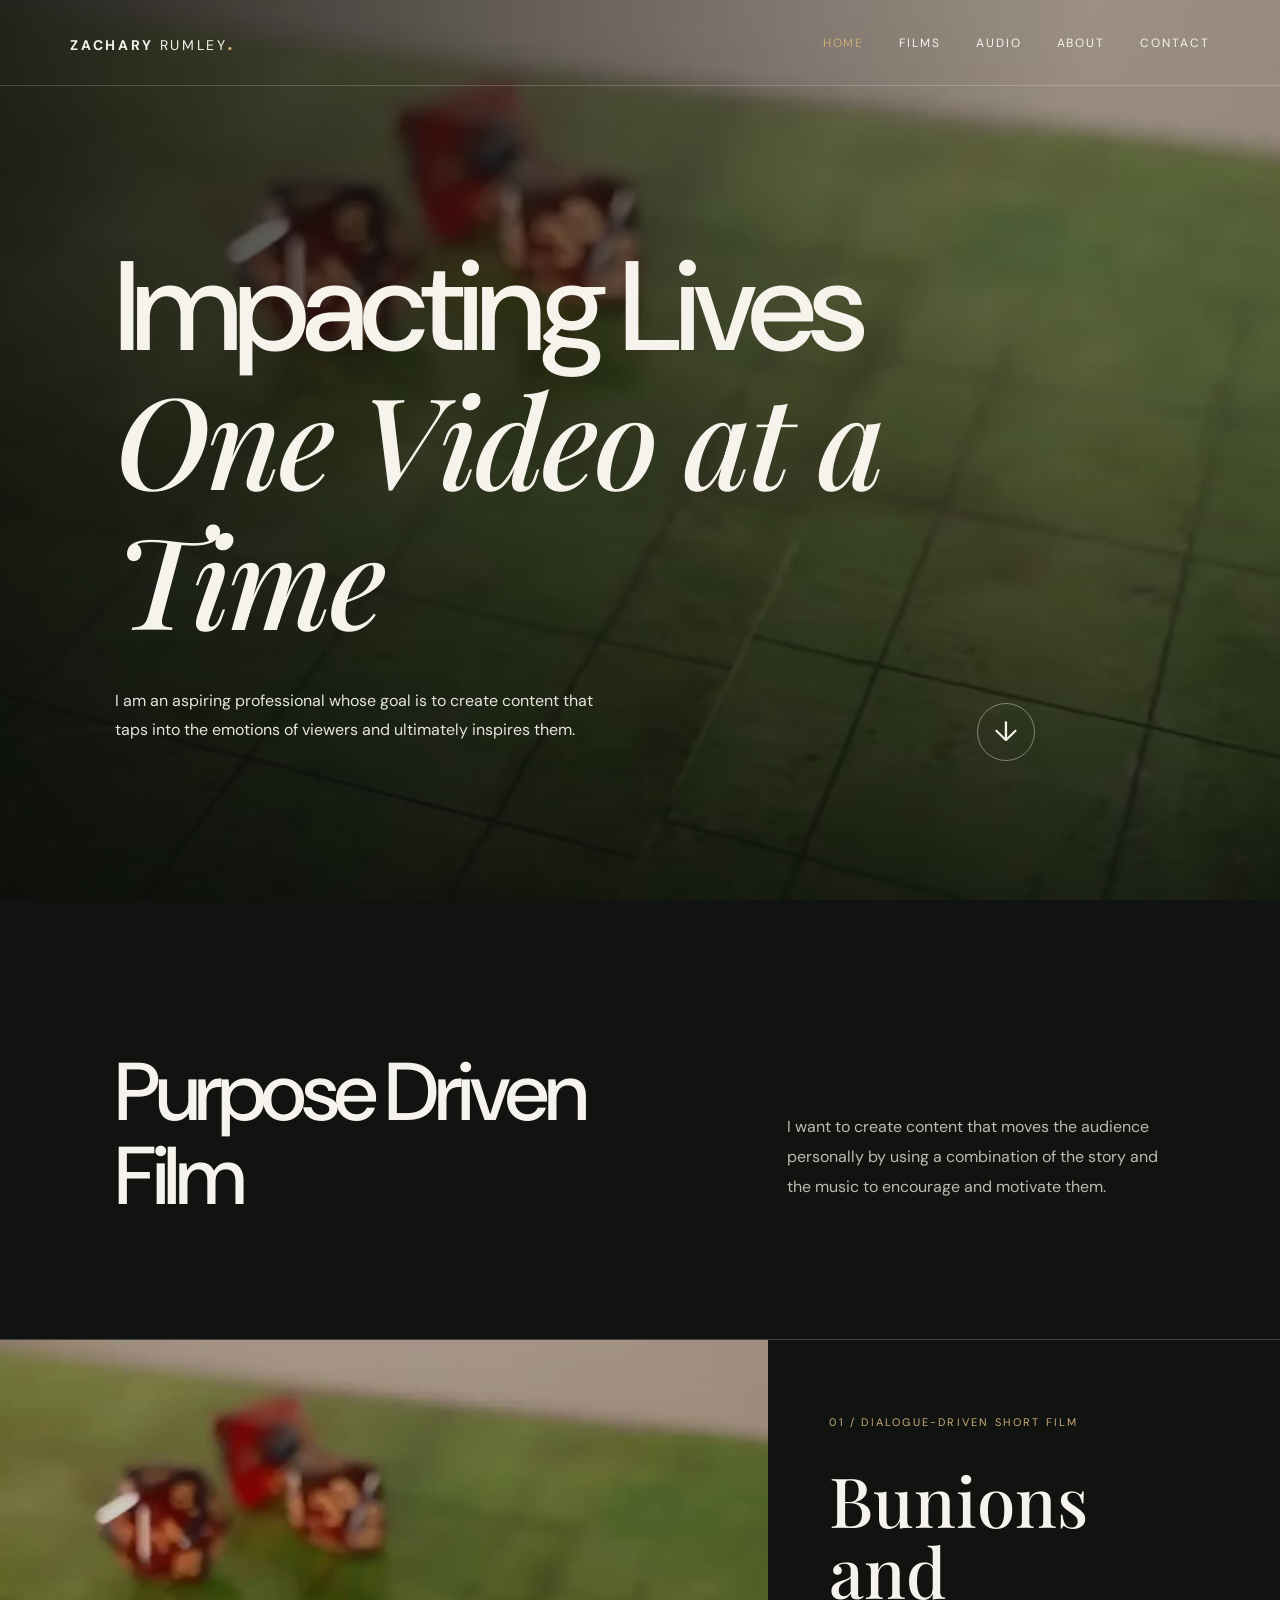
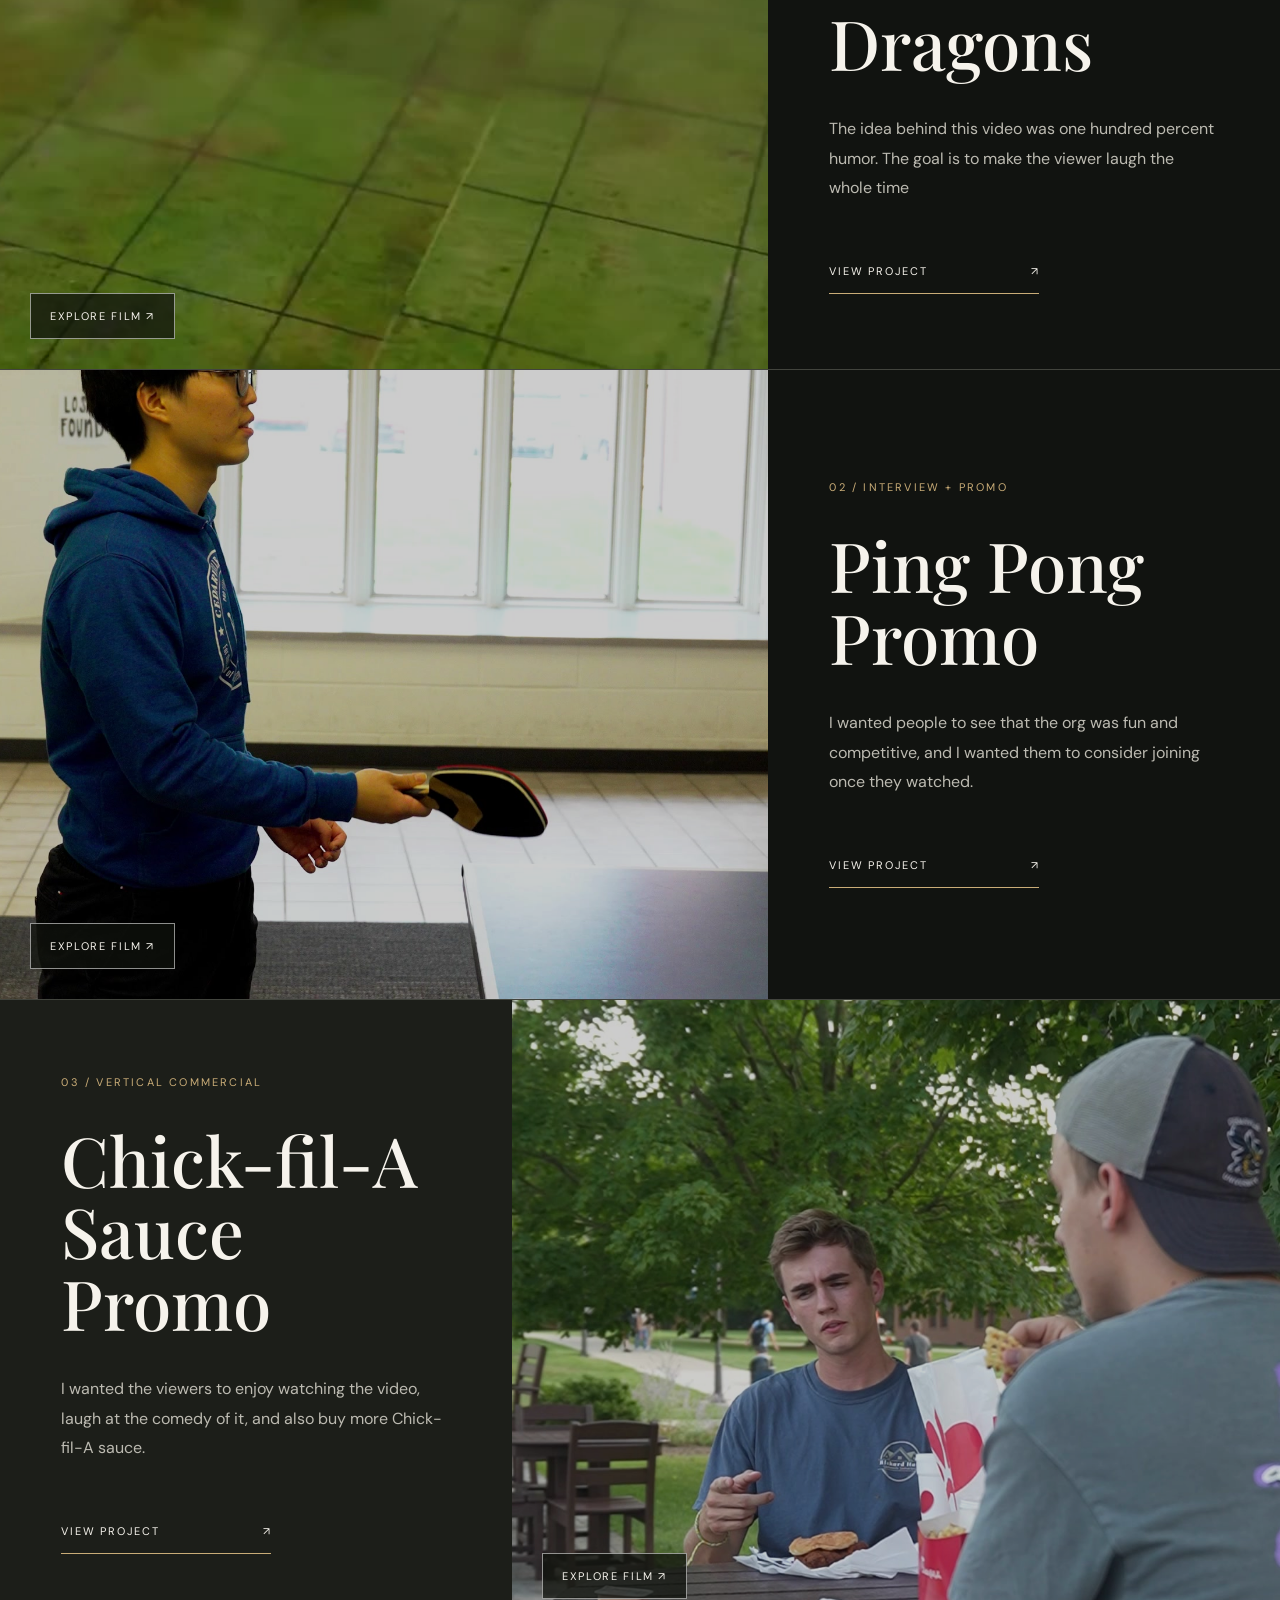
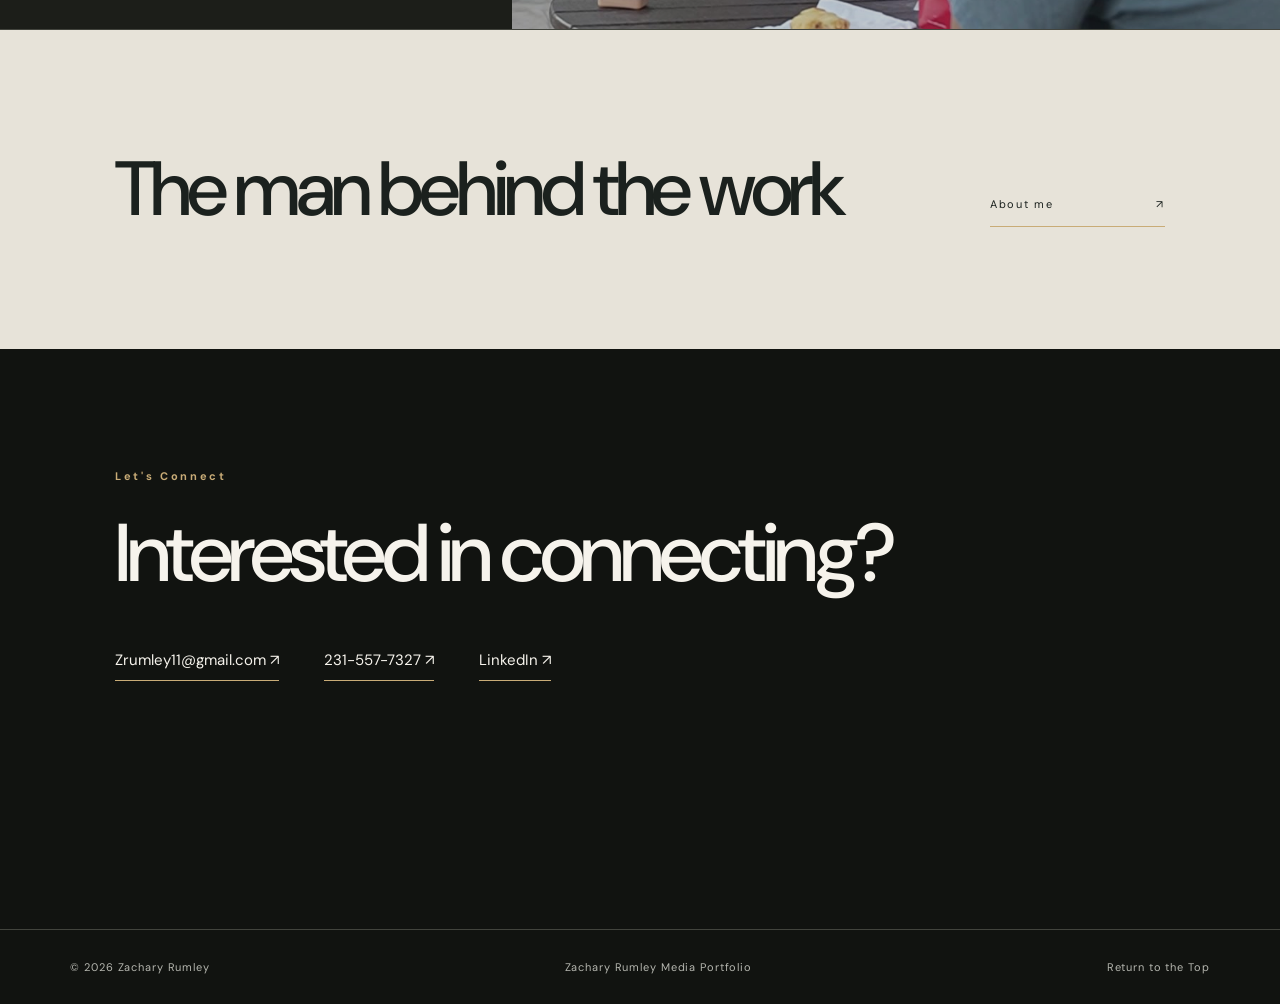
<file: index.html>
<!DOCTYPE html>
<html lang="en"><head><meta charset="utf-8"/><meta content="width=device-width,initial-scale=1" name="viewport"/><meta content="Zachary Rumley video production portfolio" name="description"/><title>Zachary Rumley Portfolio</title><link href="styles.css" rel="stylesheet"/></head><body class="home" id="top"><header class="header"><a class="logo" href="https://zrumley11-cyber.github.io/Portfolio/">ZACHARY <span>RUMLEY</span><i>.</i></a><nav aria-label="Main navigation"><a href="https://zrumley11-cyber.github.io/Portfolio/" aria-current="page">Home</a><a href="films.html">Films</a><a href="audio.html">Audio</a><a href="about.html">About</a><a href="https://zrumley11-cyber.github.io/Portfolio/#contact">Contact</a></nav></header><main><section aria-label="Opening film" class="hero"><div class="hero-reel" aria-label="Fifteen five-second excerpts from Bunions and Dragons, Ping Pong Promo, and Chick-fil-A Commercial"><video class="hero-film reel-montage" autoplay muted loop playsinline preload="metadata" poster="assets/posters/bunions.jpg" aria-hidden="true" controlsList="nodownload noremoteplayback"><source src="assets/media/homepage-15-clips.mp4" type="video/mp4"></video></div><div class="hero-shade"></div><div class="hero-content"><h1>Impacting Lives<br/><em>One Video at a Time</em></h1><div class="hero-bottom"><p>I am an aspiring professional whose goal is to create content that taps into the emotions of viewers and ultimately inspires them.</p><a aria-label="Explore films" class="circle-link" href="films.html">↓</a></div></div></section>
<section class="intro section-wrap" id="films"><div class="intro-heading"><h2>Purpose Driven Film</h2><p>I want to create content that moves the audience personally by using a combination of the story and the music to encourage and motivate them.</p></div></section>
<section class="film-feature film-feature-wide"><a class="film-image" href="project-bunions.html"><img alt="Still from Bunions and Dragons short film" src="assets/posters/bunions.jpg"/><span class="view-label">EXPLORE FILM ↗</span></a><div class="film-details"><span>01 / DIALOGUE-DRIVEN SHORT FILM</span><h3>Bunions and<br/>Dragons</h3><p>The idea behind this video was one hundred percent humor. The goal is to make the viewer laugh the whole time</p><a class="text-link" href="project-bunions.html">VIEW PROJECT <span>↗</span></a></div></section><section class="film-feature film-feature-wide"><a class="film-image" href="project-pingpong.html"><img alt="Frame from ping pong organization promotional video" src="assets/posters/pingpong.jpg"/><span class="view-label">EXPLORE FILM ↗</span></a><div class="film-details"><span>02 / INTERVIEW + PROMO</span><h3>Ping Pong<br/>Promo</h3><p>I wanted people to see that the org was fun and competitive, and I wanted them to consider joining once they watched.</p><a class="text-link" href="project-pingpong.html">VIEW PROJECT <span>↗</span></a></div></section>
<section class="film-feature film-feature-tall"><div class="film-details"><span>03 / VERTICAL COMMERCIAL</span><h3>Chick-fil-A<br/>Sauce Promo</h3><p>I wanted the viewers to enjoy watching the video, laugh at the comedy of it, and also buy more Chick-fil-A sauce.</p><a class="text-link" href="project-chickfila.html">VIEW PROJECT <span>↗</span></a></div><a class="film-image" href="project-chickfila.html"><img alt="Frame from Chick-fil-A sauce commercial" src="assets/posters/chickfila.jpg"/><span class="view-label">EXPLORE FILM ↗</span></a></section>
<section class="about-gateway section-wrap"><h2>The man behind the work</h2><a class="text-link" href="about.html">About me <span>↗</span></a></section>
<section class="contact section-wrap" id="contact"><p class="section-eyebrow">Let's Connect</p><h2>Interested in connecting?</h2><div class="contact-links"><a href="mailto:Zrumley11@gmail.com">Zrumley11@gmail.com ↗</a><a href="tel:+12315577327">231-557-7327 ↗</a><a href="https://www.linkedin.com/in/zachary-rumley" rel="noopener noreferrer" target="_blank">LinkedIn ↗</a></div></section></main><footer class="footer"><span>© 2026 Zachary Rumley</span><span>Zachary Rumley Media Portfolio</span><a href="#top">Return to the Top</a></footer><script defer="" src="script.js"></script></body></html>
</file>
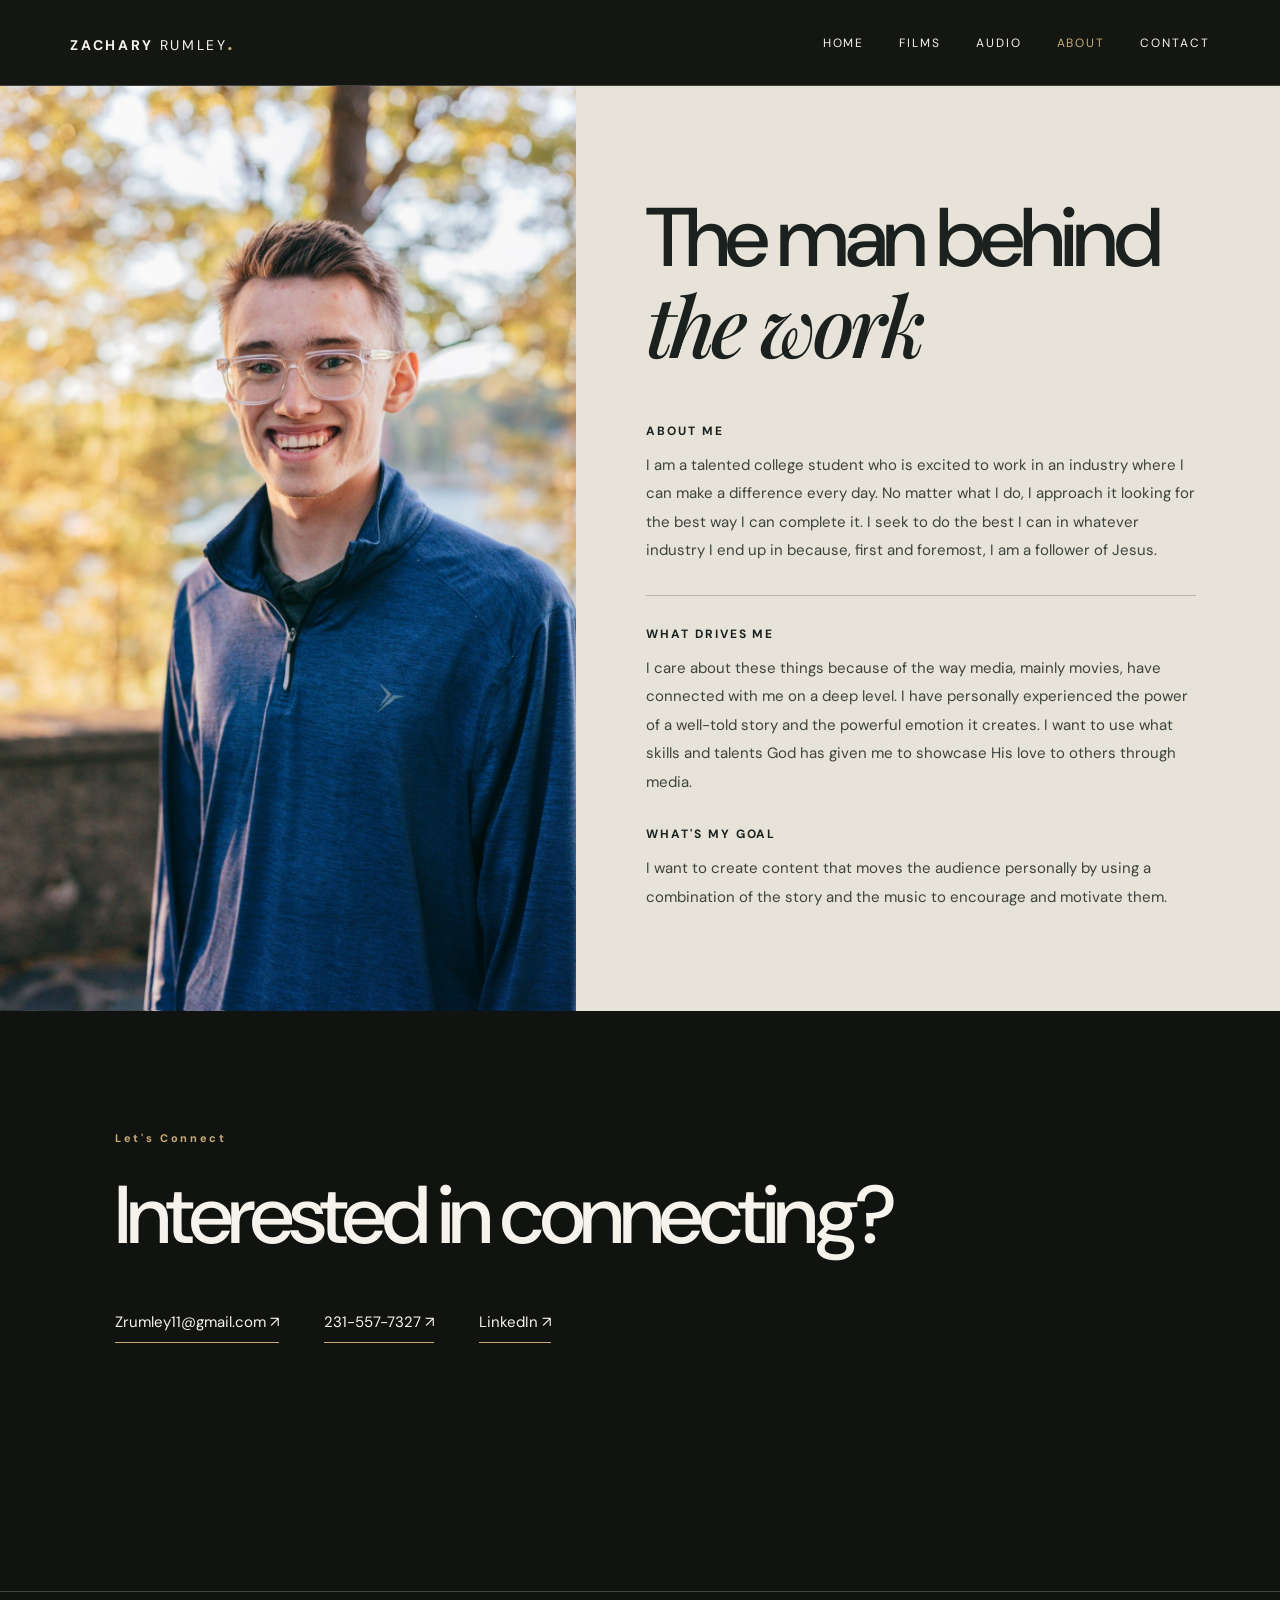
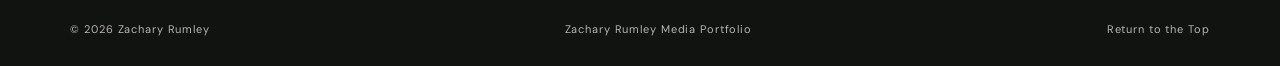
<file: about.html>
<!DOCTYPE html><html lang="en"><head><meta charset="utf-8"><meta name="viewport" content="width=device-width,initial-scale=1"><meta name="description" content="About Zachary Rumley"><title>About | Zachary Rumley Portfolio</title><link href="styles.css" rel="stylesheet"></head><body class="project" id="top"><header class="header"><a class="logo" href="https://zrumley11-cyber.github.io/Portfolio/">ZACHARY <span>RUMLEY</span><i>.</i></a><nav aria-label="Main navigation"><a href="https://zrumley11-cyber.github.io/Portfolio/">Home</a><a href="films.html">Films</a><a href="audio.html">Audio</a><a href="about.html" aria-current="page">About</a><a href="#contact">Contact</a></nav></header><main><section class="about" id="about"><div class="about-photo"><img alt="Zachary Rumley outdoors in autumn light" src="assets/profile.jpg"/></div><div class="about-content"><h2>The man behind<br/><em>the work</em></h2><h3>About me</h3><p>I am a talented college student who is excited to work in an industry where I can make a difference every day. No matter what I do, I approach it looking for the best way I can complete it. I seek to do the best I can in whatever industry I end up in because, first and foremost, I am a follower of Jesus.</p><div class="about-divider"></div><h3>What drives me</h3><p>I care about these things because of the way media, mainly movies, have connected with me on a deep level. I have personally experienced the power of a well-told story and the powerful emotion it creates. I want to use what skills and talents God has given me to showcase His love to others through media.</p><h3>What's my goal</h3><p>I want to create content that moves the audience personally by using a combination of the story and the music to encourage and motivate them.</p></div></section><section class="contact section-wrap" id="contact"><p class="section-eyebrow">Let's Connect</p><h2>Interested in connecting?</h2><div class="contact-links"><a href="mailto:Zrumley11@gmail.com">Zrumley11@gmail.com ↗</a><a href="tel:+12315577327">231-557-7327 ↗</a><a href="https://www.linkedin.com/in/zachary-rumley" rel="noopener noreferrer" target="_blank">LinkedIn ↗</a></div></section></main><footer class="footer"><span>© 2026 Zachary Rumley</span><span>Zachary Rumley Media Portfolio</span><a href="#top">Return to the Top</a></footer><script defer src="script.js"></script></body></html>
</file>
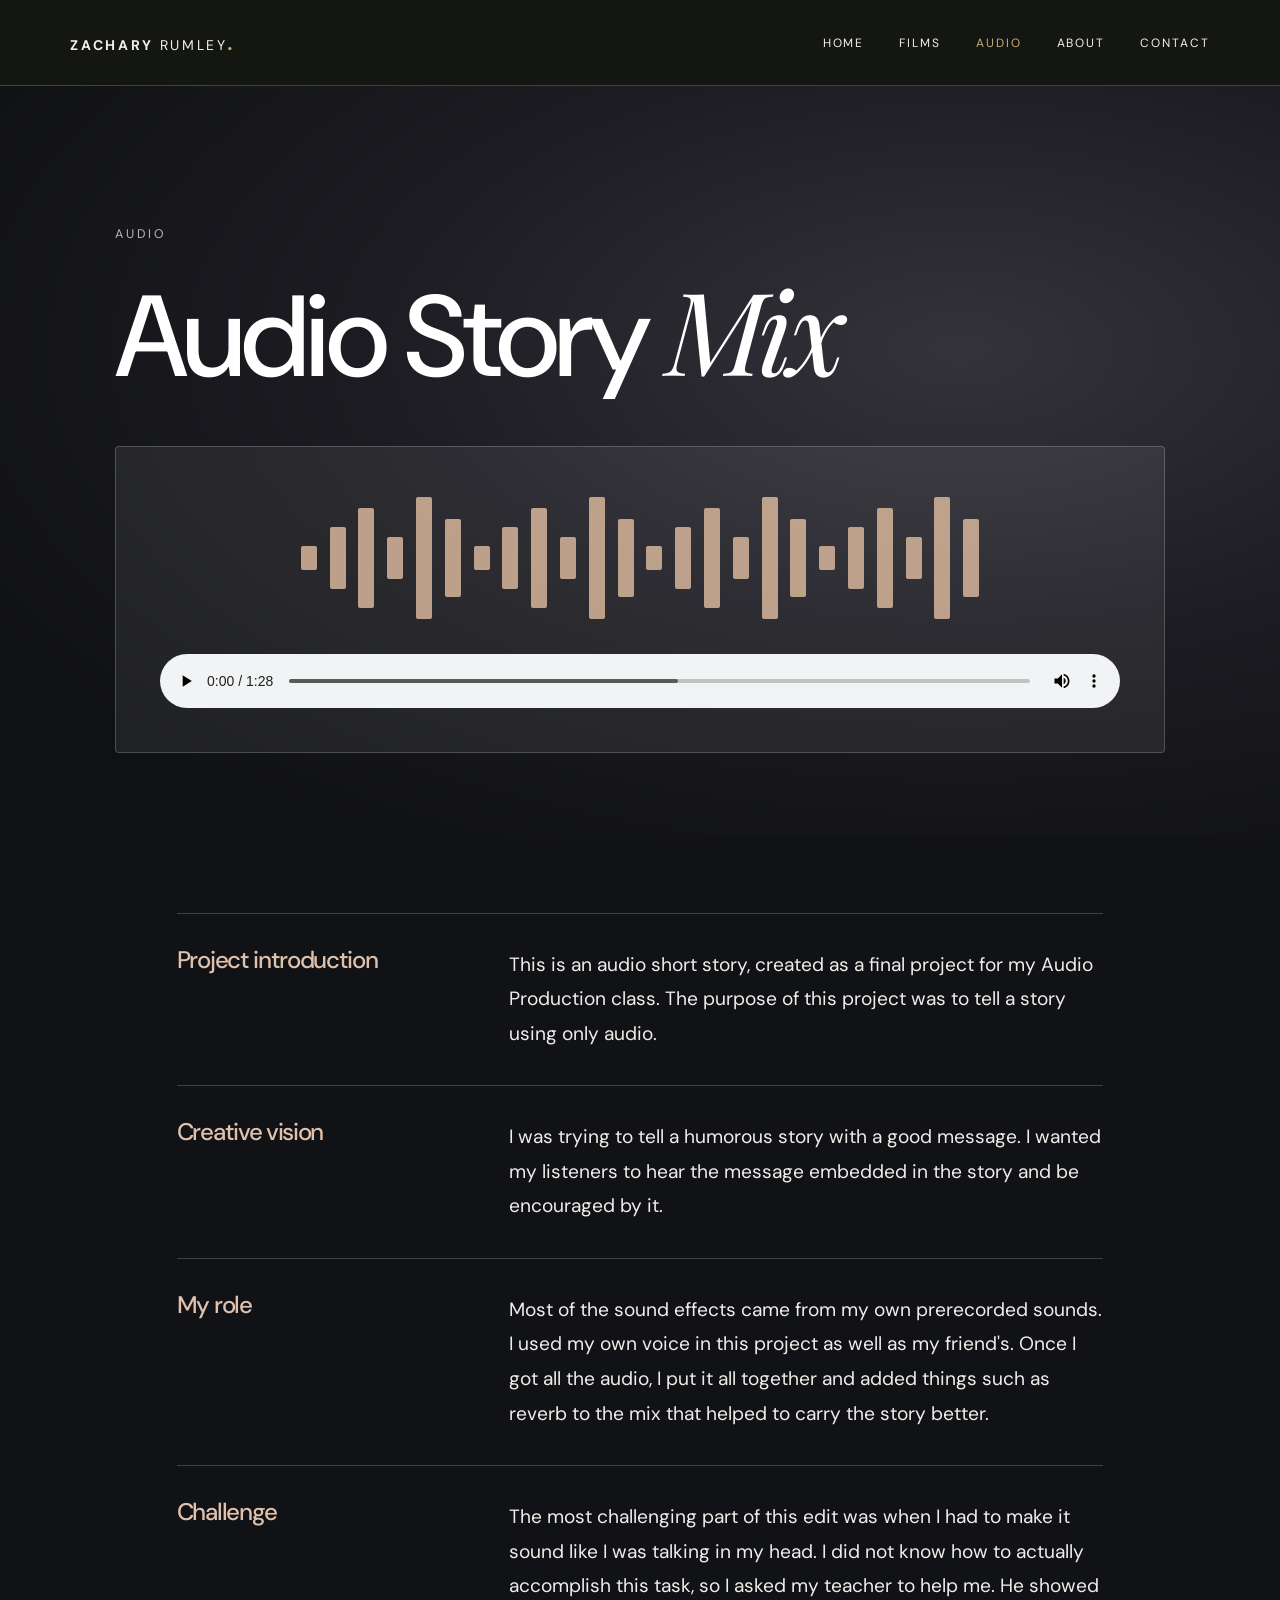
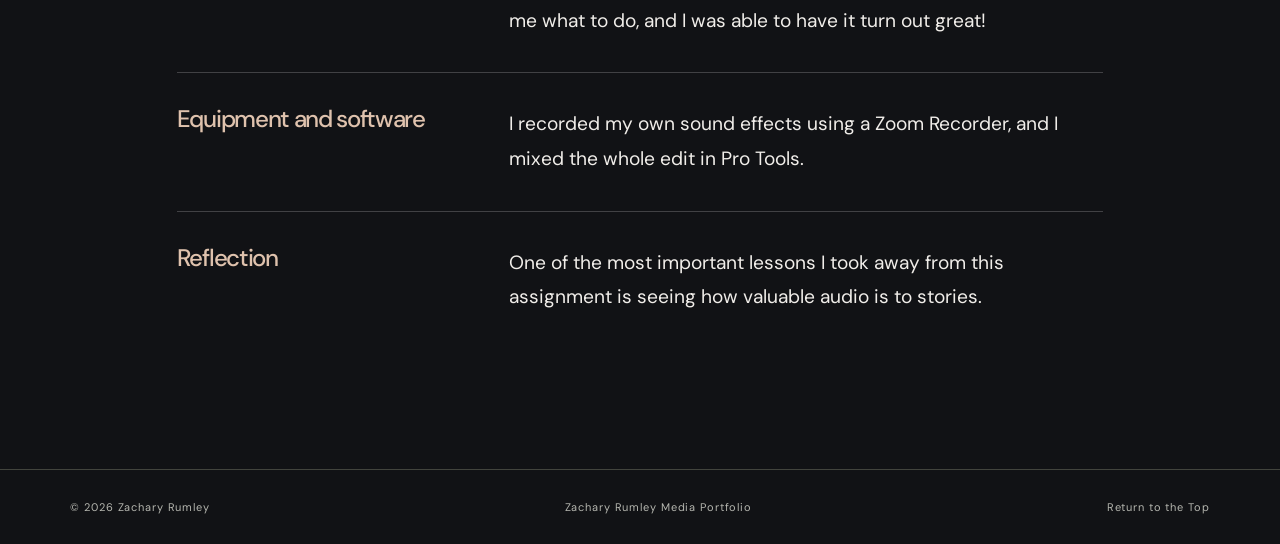
<file: audio.html>
<!DOCTYPE html>
<html lang="en"><head><meta charset="utf-8"><meta name="viewport" content="width=device-width,initial-scale=1"><meta name="description" content="Audio Story Mix | Zachary Rumley"><title>Audio | Zachary Rumley Portfolio</title><link href="styles.css" rel="stylesheet"></head>
<body class="project audio-page" id="top">
<header class="header"><a class="logo" href="https://zrumley11-cyber.github.io/Portfolio/">ZACHARY <span>RUMLEY</span><i>.</i></a><nav aria-label="Main navigation"><a href="https://zrumley11-cyber.github.io/Portfolio/">Home</a><a href="films.html">Films</a><a href="audio.html" aria-current="page">Audio</a><a href="about.html">About</a><a href="https://zrumley11-cyber.github.io/Portfolio/#contact">Contact</a></nav></header>
<main class="audio-main">
<section class="audio-stage" aria-labelledby="audio-title"><div class="audio-stage-inner"><p class="audio-category">AUDIO</p><h1 id="audio-title">Audio Story <em>Mix</em></h1><div class="audio-player-shell"><div class="audio-visual" aria-hidden="true"><span></span><span></span><span></span><span></span><span></span><span></span><span></span><span></span><span></span><span></span><span></span><span></span><span></span><span></span><span></span><span></span><span></span><span></span><span></span><span></span><span></span><span></span><span></span><span></span></div><audio controls preload="metadata" aria-label="Play Audio Story Mix" controlsList="nodownload noremoteplayback"><source src="assets/media/audio-story-mix.mp3" type="audio/mpeg">Your browser does not support audio playback.</audio></div></div></section>
<div class="audio-notes"><section class="audio-note"><h2>Project introduction</h2><p>This is an audio short story, created as a final project for my Audio Production class. The purpose of this project was to tell a story using only audio.</p></section>
<section class="audio-note"><h2>Creative vision</h2><p>I was trying to tell a humorous story with a good message. I wanted my listeners to hear the message embedded in the story and be encouraged by it.</p></section>
<section class="audio-note"><h2>My role</h2><p>Most of the sound effects came from my own prerecorded sounds. I used my own voice in this project as well as my friend&#x27;s. Once I got all the audio, I put it all together and added things such as reverb to the mix that helped to carry the story better.</p></section>
<section class="audio-note"><h2>Challenge</h2><p>The most challenging part of this edit was when I had to make it sound like I was talking in my head. I did not know how to actually accomplish this task, so I asked my teacher to help me. He showed me what to do, and I was able to have it turn out great!</p></section>
<section class="audio-note"><h2>Equipment and software</h2><p>I recorded my own sound effects using a Zoom Recorder, and I mixed the whole edit in Pro Tools.</p></section>
<section class="audio-note"><h2>Reflection</h2><p>One of the most important lessons I took away from this assignment is seeing how valuable audio is to stories.</p></section></div>
</main><footer class="footer"><span>© 2026 Zachary Rumley</span><span>Zachary Rumley Media Portfolio</span><a href="#top">Return to the Top</a></footer><script defer src="script.js"></script></body></html>
</file>
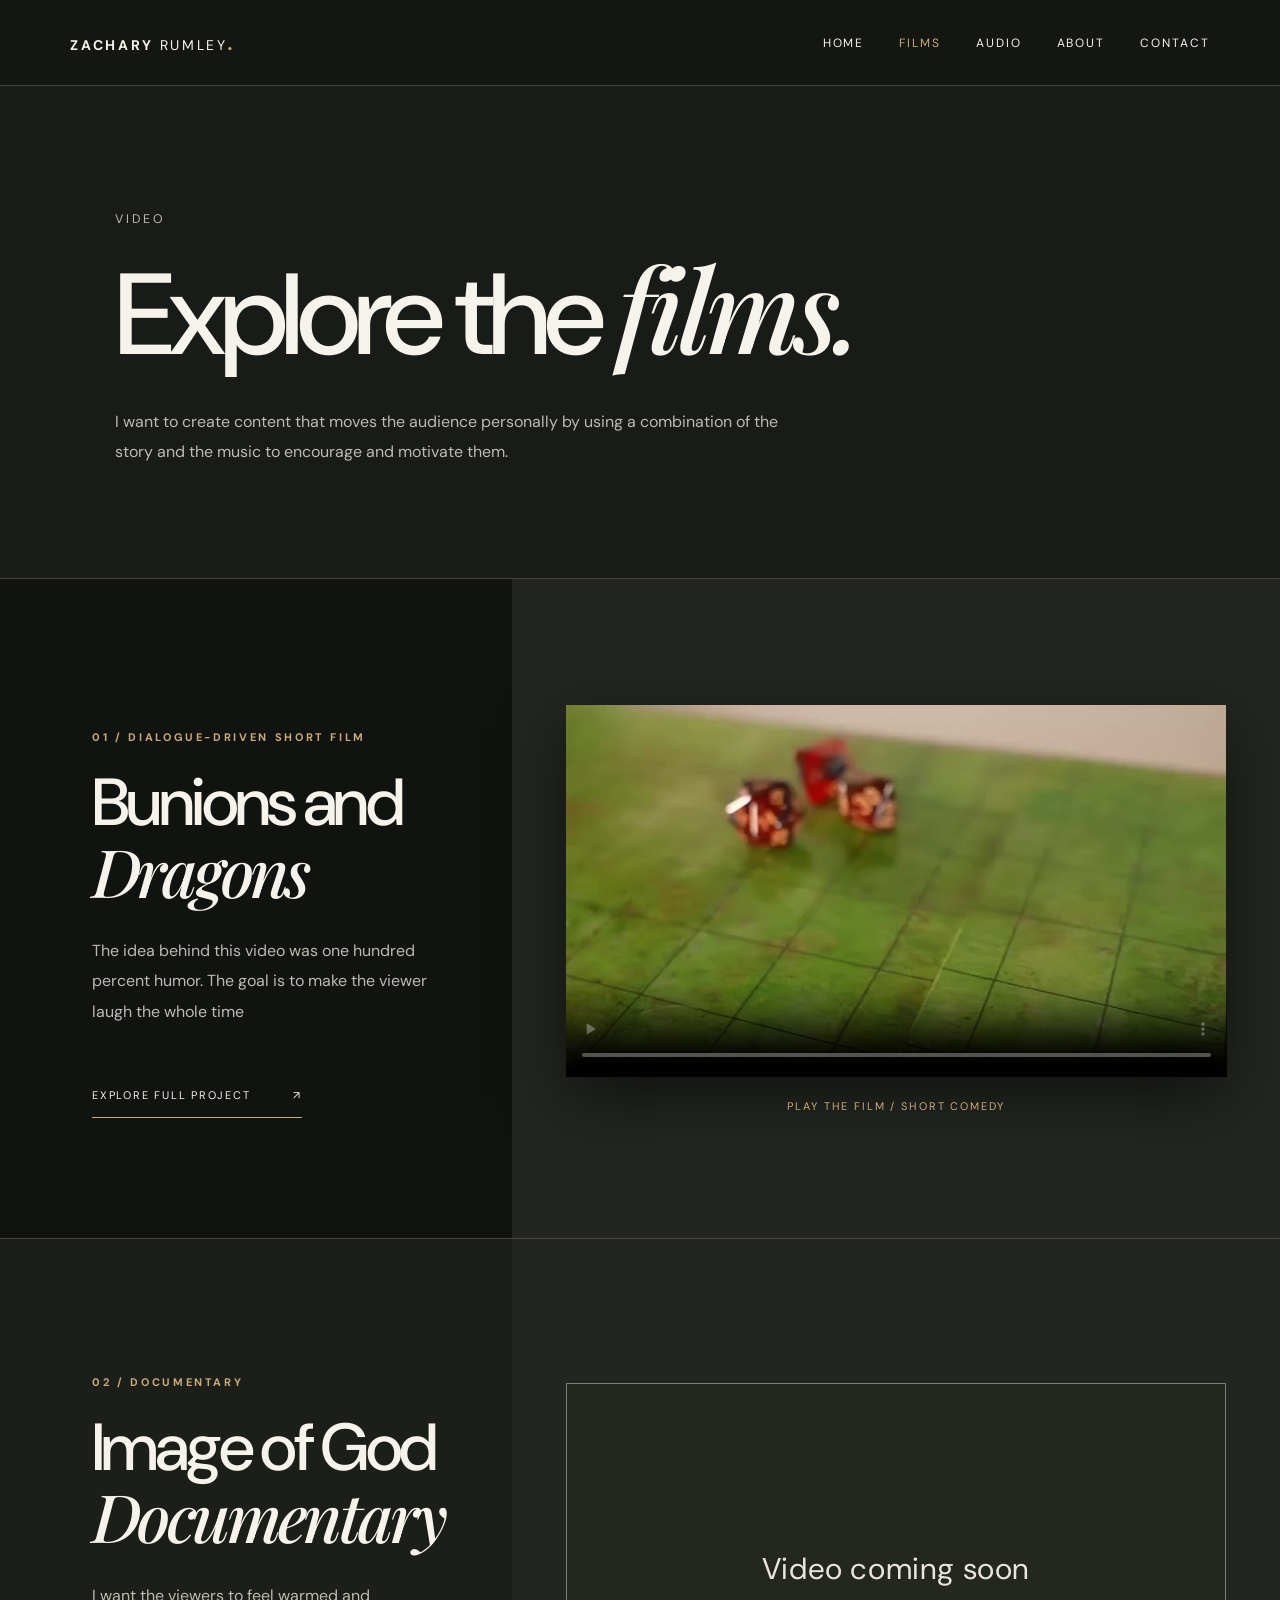
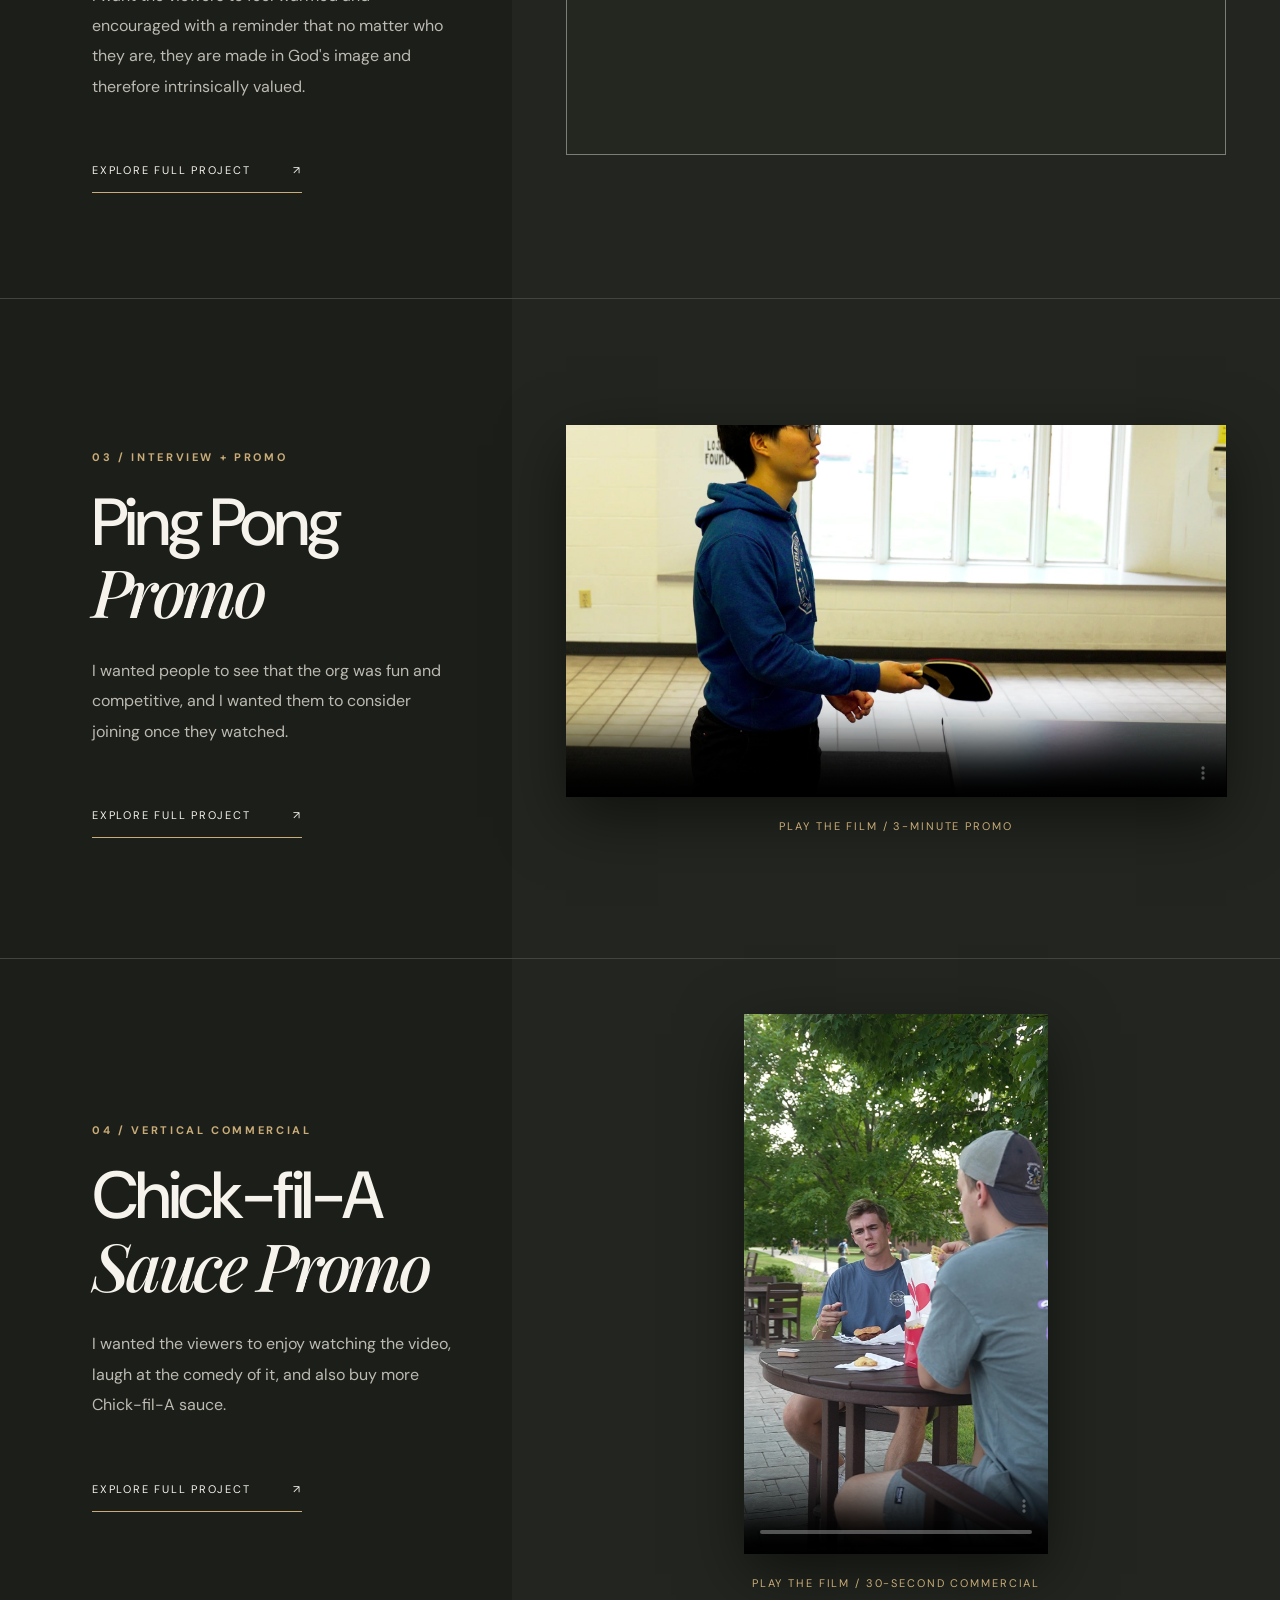
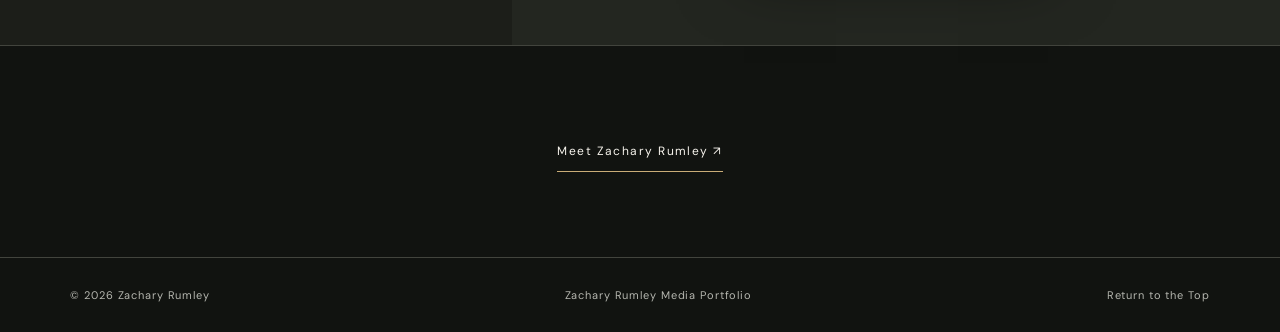
<file: films.html>
<!DOCTYPE html>

<html lang="en"><head><meta charset="utf-8"/><meta content="width=device-width,initial-scale=1" name="viewport"/><meta content="Watch the video production films of Zachary Rumley" name="description"/><title>Films | Zachary Rumley</title><link href="styles.css" rel="stylesheet"/></head>
<body class="project films-page" id="top">
<header class="header"><a class="logo" href="https://zrumley11-cyber.github.io/Portfolio/">ZACHARY <span>RUMLEY</span><i>.</i></a><nav aria-label="Main navigation"><a href="https://zrumley11-cyber.github.io/Portfolio/">Home</a><a aria-current="page" href="films.html">Films</a><a href="audio.html">Audio</a><a href="about.html">About</a><a href="https://zrumley11-cyber.github.io/Portfolio/#contact">Contact</a></nav></header>
<main>
<section class="films-intro"><p class="audio-category">Video</p><h1>Explore the <em>films.</em></h1><p>I want to create content that moves the audience personally by using a combination of the story and the music to encourage and motivate them.</p></section>
<section aria-label="Video gallery" class="films-gallery">
<article class="film-gallery-item"><div class="film-gallery-copy"><span class="section-eyebrow">01 / DIALOGUE-DRIVEN SHORT FILM</span><h2>Bunions and<br/><em>Dragons</em></h2><p>The idea behind this video was one hundred percent humor. The goal is to make the viewer laugh the whole time</p><a class="text-link" href="project-bunions.html">EXPLORE FULL PROJECT <span>↗</span></a></div><div class="film-gallery-media"><video aria-label="Play Bunions and Dragons" controls="" playsinline="" poster="assets/posters/bunions.jpg" preload="metadata" controlsList="nodownload noremoteplayback"><source src="assets/media/bunions-web.mp4" type="video/mp4"/>Your browser does not support video.</video><p>PLAY THE FILM / SHORT COMEDY</p></div></article><article class="film-gallery-item alternate"><div class="film-gallery-copy"><span class="section-eyebrow">02 / DOCUMENTARY</span><h2>Image of God<br/><em>Documentary</em></h2><p>I want the viewers to feel warmed and encouraged with a reminder that no matter who they are, they are made in God's image and therefore intrinsically valued.</p><a class="text-link" href="project-image-of-god.html">EXPLORE FULL PROJECT <span>↗</span></a></div><div class="film-gallery-media"><div class="documentary-placeholder" role="status">Video coming soon</div></div></article><article class="film-gallery-item alternate"><div class="film-gallery-copy"><span class="section-eyebrow">03 / INTERVIEW + PROMO</span><h2>Ping Pong<br/><em>Promo</em></h2><p>I wanted people to see that the org was fun and competitive, and I wanted them to consider joining once they watched.</p><a class="text-link" href="project-pingpong.html">EXPLORE FULL PROJECT <span>↗</span></a></div><div class="film-gallery-media"><video aria-label="Play Ping Pong Promo" controls="" playsinline="" poster="assets/posters/pingpong.jpg" preload="metadata" controlsList="nodownload noremoteplayback"><source src="assets/media/pingpong-web.mp4" type="video/mp4"/>Your browser does not support video.</video><p>PLAY THE FILM / 3-MINUTE PROMO</p></div></article>
<article class="film-gallery-item alternate"><div class="film-gallery-copy"><span class="section-eyebrow">04 / VERTICAL COMMERCIAL</span><h2>Chick-fil-A<br/><em>Sauce Promo</em></h2><p>I wanted the viewers to enjoy watching the video, laugh at the comedy of it, and also buy more Chick-fil-A sauce.</p><a class="text-link" href="project-chickfila.html">EXPLORE FULL PROJECT <span>↗</span></a></div><div class="film-gallery-media vertical-media"><video aria-label="Play Chick-fil-A Sauce Commercial" controls="" playsinline="" poster="assets/posters/chickfila.jpg" preload="metadata" controlsList="nodownload noremoteplayback"><source src="assets/media/chickfila-web.mp4" type="video/mp4"/>Your browser does not support video.</video><p>PLAY THE FILM / 30-SECOND COMMERCIAL</p></div></article>
</section><section class="films-end"><a href="about.html">Meet Zachary Rumley ↗</a></section>
</main><footer class="footer"><span>© 2026 Zachary Rumley</span><span>Zachary Rumley Media Portfolio</span><a href="#top">Return to the Top</a></footer><script defer="" src="script.js"></script></body></html>
</file>
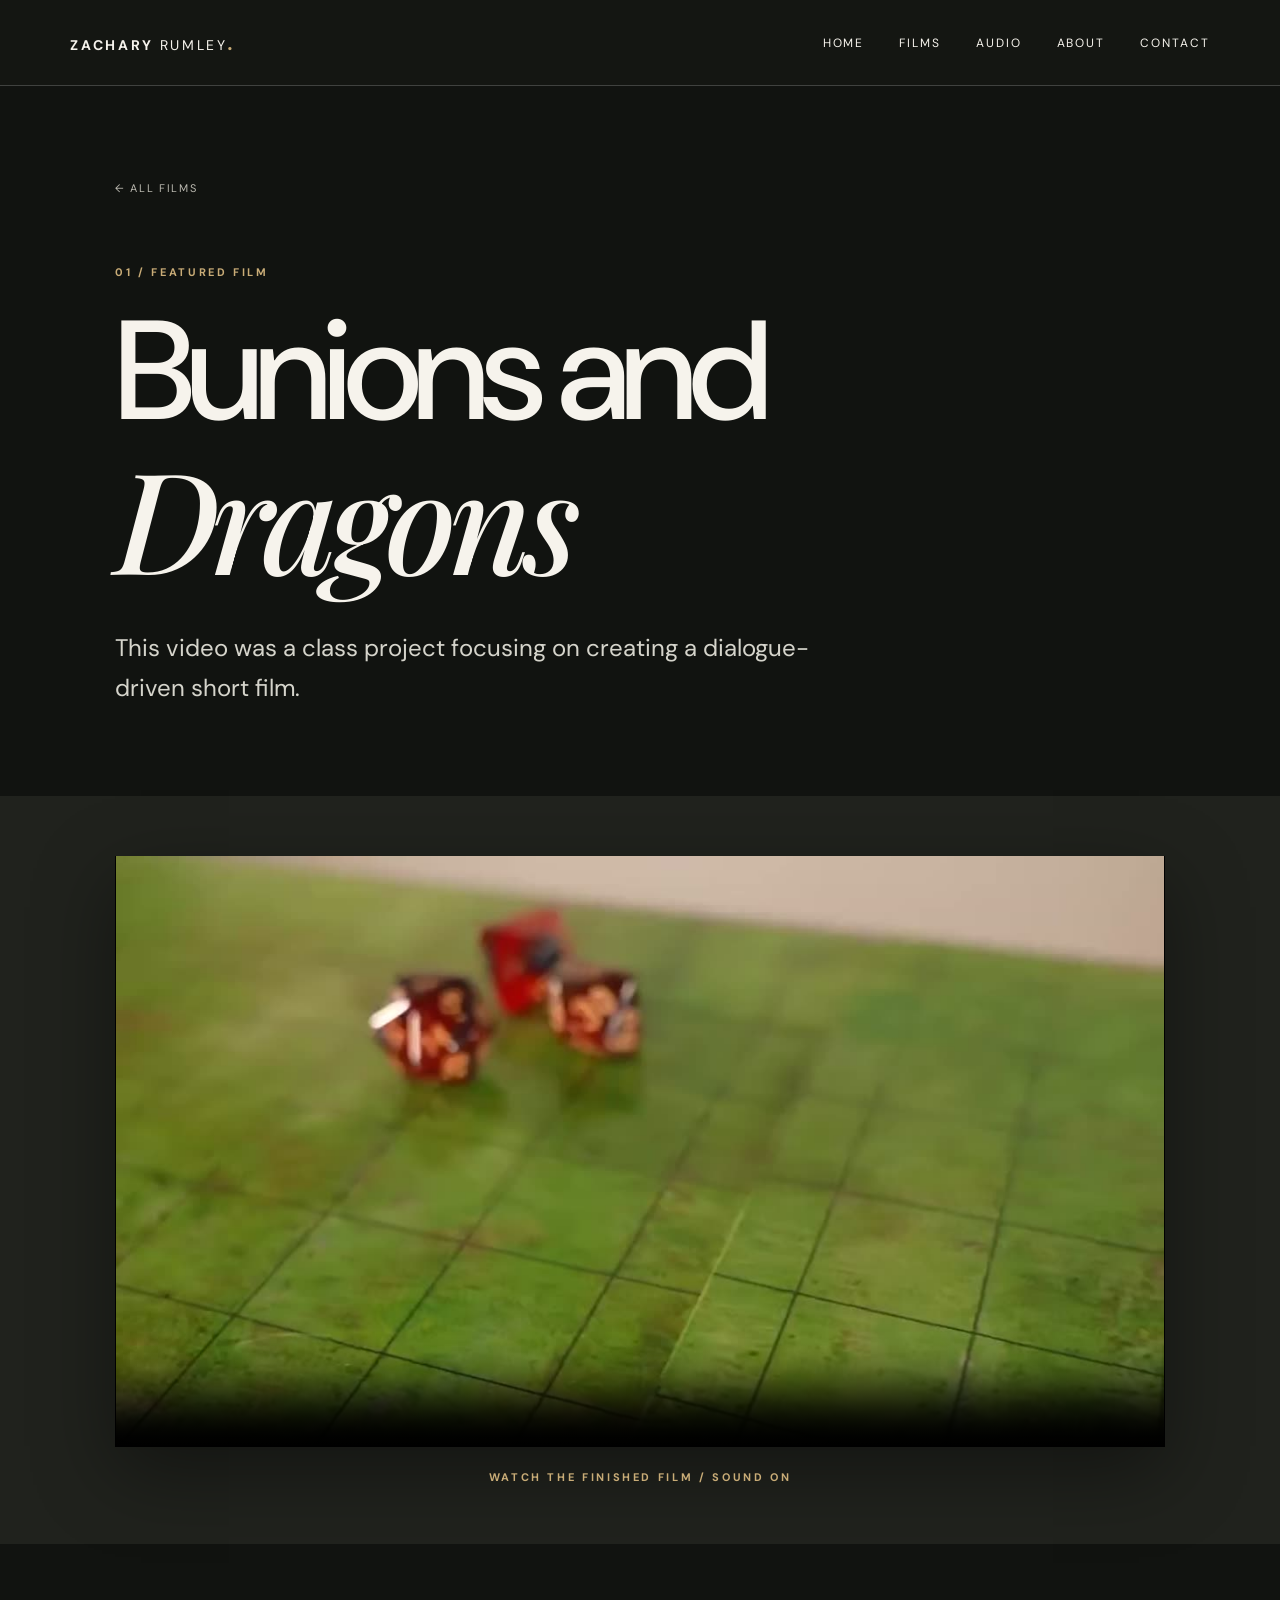
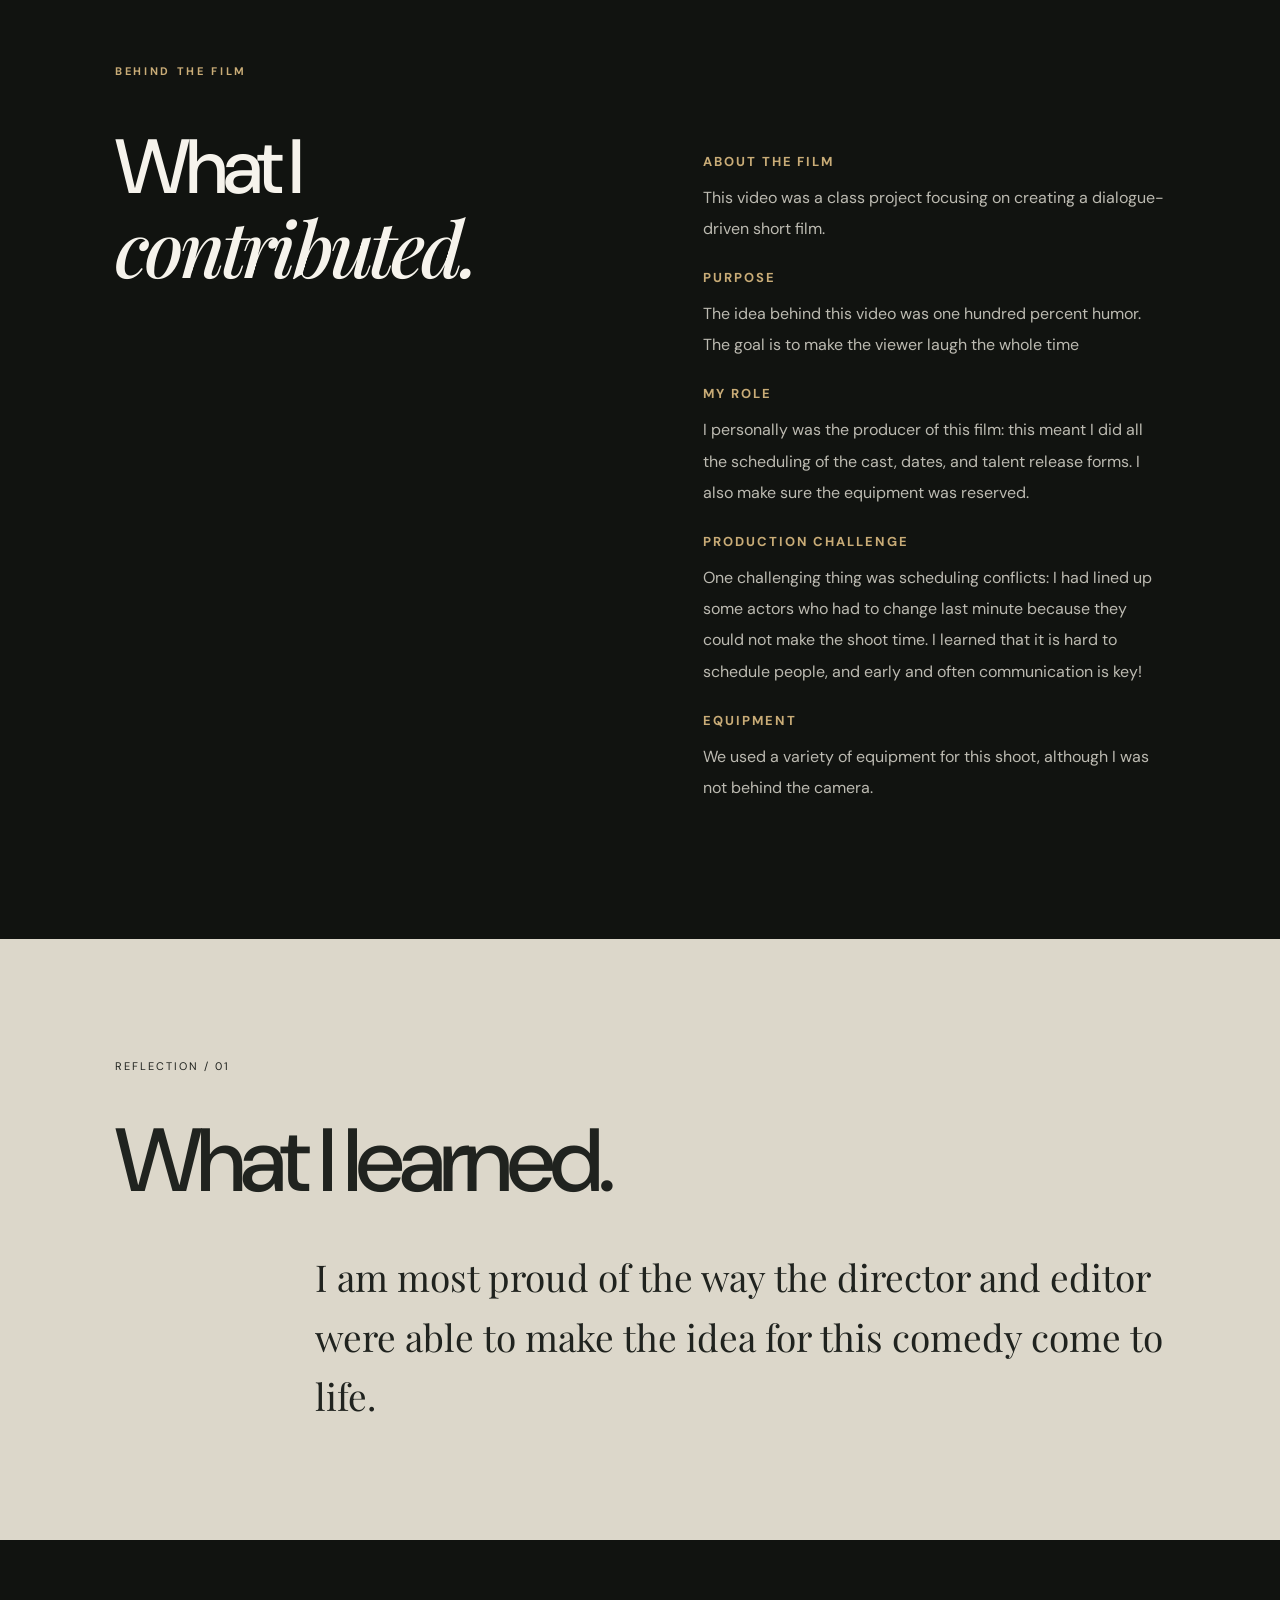
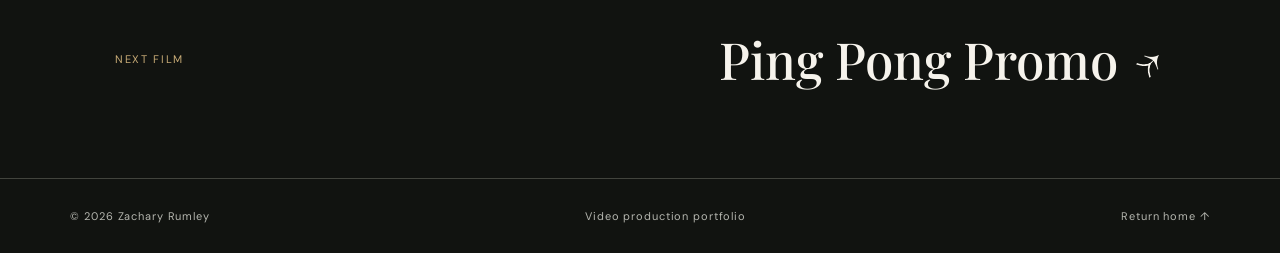
<file: project-bunions.html>
<!DOCTYPE html>
<html lang="en"><head><meta charset="utf-8"/><meta content="width=device-width,initial-scale=1" name="viewport"/><meta content="Zachary Rumley video production portfolio" name="description"/><title>Bunions and Dragons | Zachary Rumley</title><link href="styles.css" rel="stylesheet"/></head><body class="project"><header class="header"><a class="logo" href="https://zrumley11-cyber.github.io/Portfolio/">ZACHARY <span>RUMLEY</span><i>.</i></a><nav aria-label="Main navigation"><a href="https://zrumley11-cyber.github.io/Portfolio/">Home</a><a href="films.html">Films</a><a href="audio.html">Audio</a><a href="about.html">About</a><a href="https://zrumley11-cyber.github.io/Portfolio/#contact">Contact</a></nav></header><main><section class="project-intro"><a class="back" href="films.html">← ALL FILMS</a><p class="kicker">01 / FEATURED FILM</p><h1>Bunions and<br/><em>Dragons</em></h1><p class="project-lead">This video was a class project focusing on creating a dialogue-driven short film.</p></section><section class="project-screen horizontal"><video controls="" playsinline="" poster="assets/posters/bunions.jpg" preload="metadata" controlsList="nodownload noremoteplayback"><source src="assets/media/bunions-web.mp4" type="video/mp4"/>Your browser does not support video.</video><p class="screen-caption">WATCH THE FINISHED FILM / SOUND ON</p></section><section class="project-notes section-wrap"><div class="section-eyebrow">BEHIND THE FILM</div><div class="notes-grid"><div><h2>What I<br/><em>contributed.</em></h2></div><div><h3>About the film</h3><p>This video was a class project focusing on creating a dialogue-driven short film.</p><h3>Purpose</h3><p>The idea behind this video was one hundred percent humor. The goal is to make the viewer laugh the whole time</p><h3>My role</h3><p>I personally was the producer of this film: this meant I did all the scheduling of the cast, dates, and talent release forms. I also make sure the equipment was reserved.</p><h3>Production challenge</h3><p>One challenging thing was scheduling conflicts: I had lined up some actors who had to change last minute because they could not make the shoot time. I learned that it is hard to schedule people, and early and often communication is key!</p><h3>Equipment</h3><p>We used a variety of equipment for this shoot, although I was not behind the camera.</p></div></div></section><section class="reflection"><span>REFLECTION / 01</span><h2>What I learned.</h2><blockquote>I am most proud of the way the director and editor were able to make the idea for this comedy come to life.</blockquote></section><a class="next" href="project-pingpong.html"><span>NEXT FILM</span><strong>Ping Pong Promo ↗</strong></a></main><footer class="footer"><span>© 2026 Zachary Rumley</span><span>Video production portfolio</span><a href="https://zrumley11-cyber.github.io/Portfolio/">Return home ↑</a></footer><script defer="" src="script.js"></script></body></html>
</file>
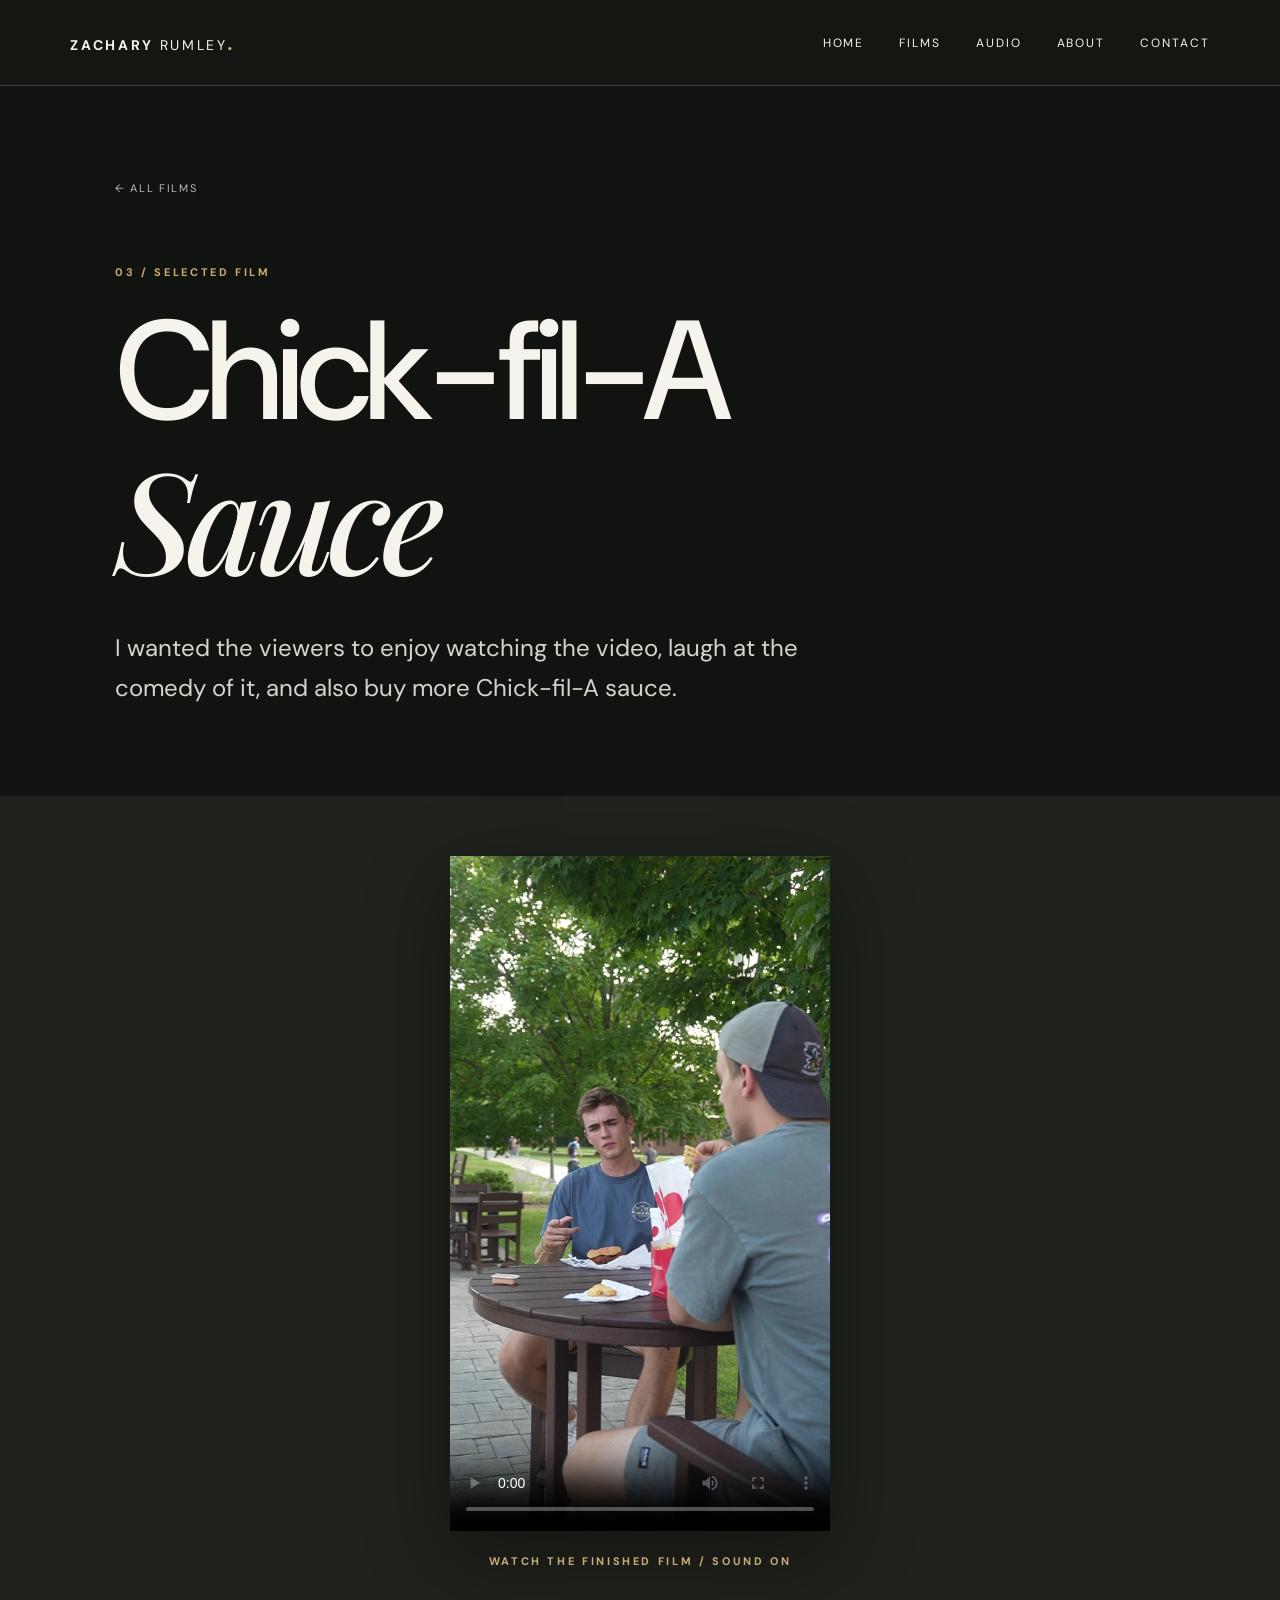
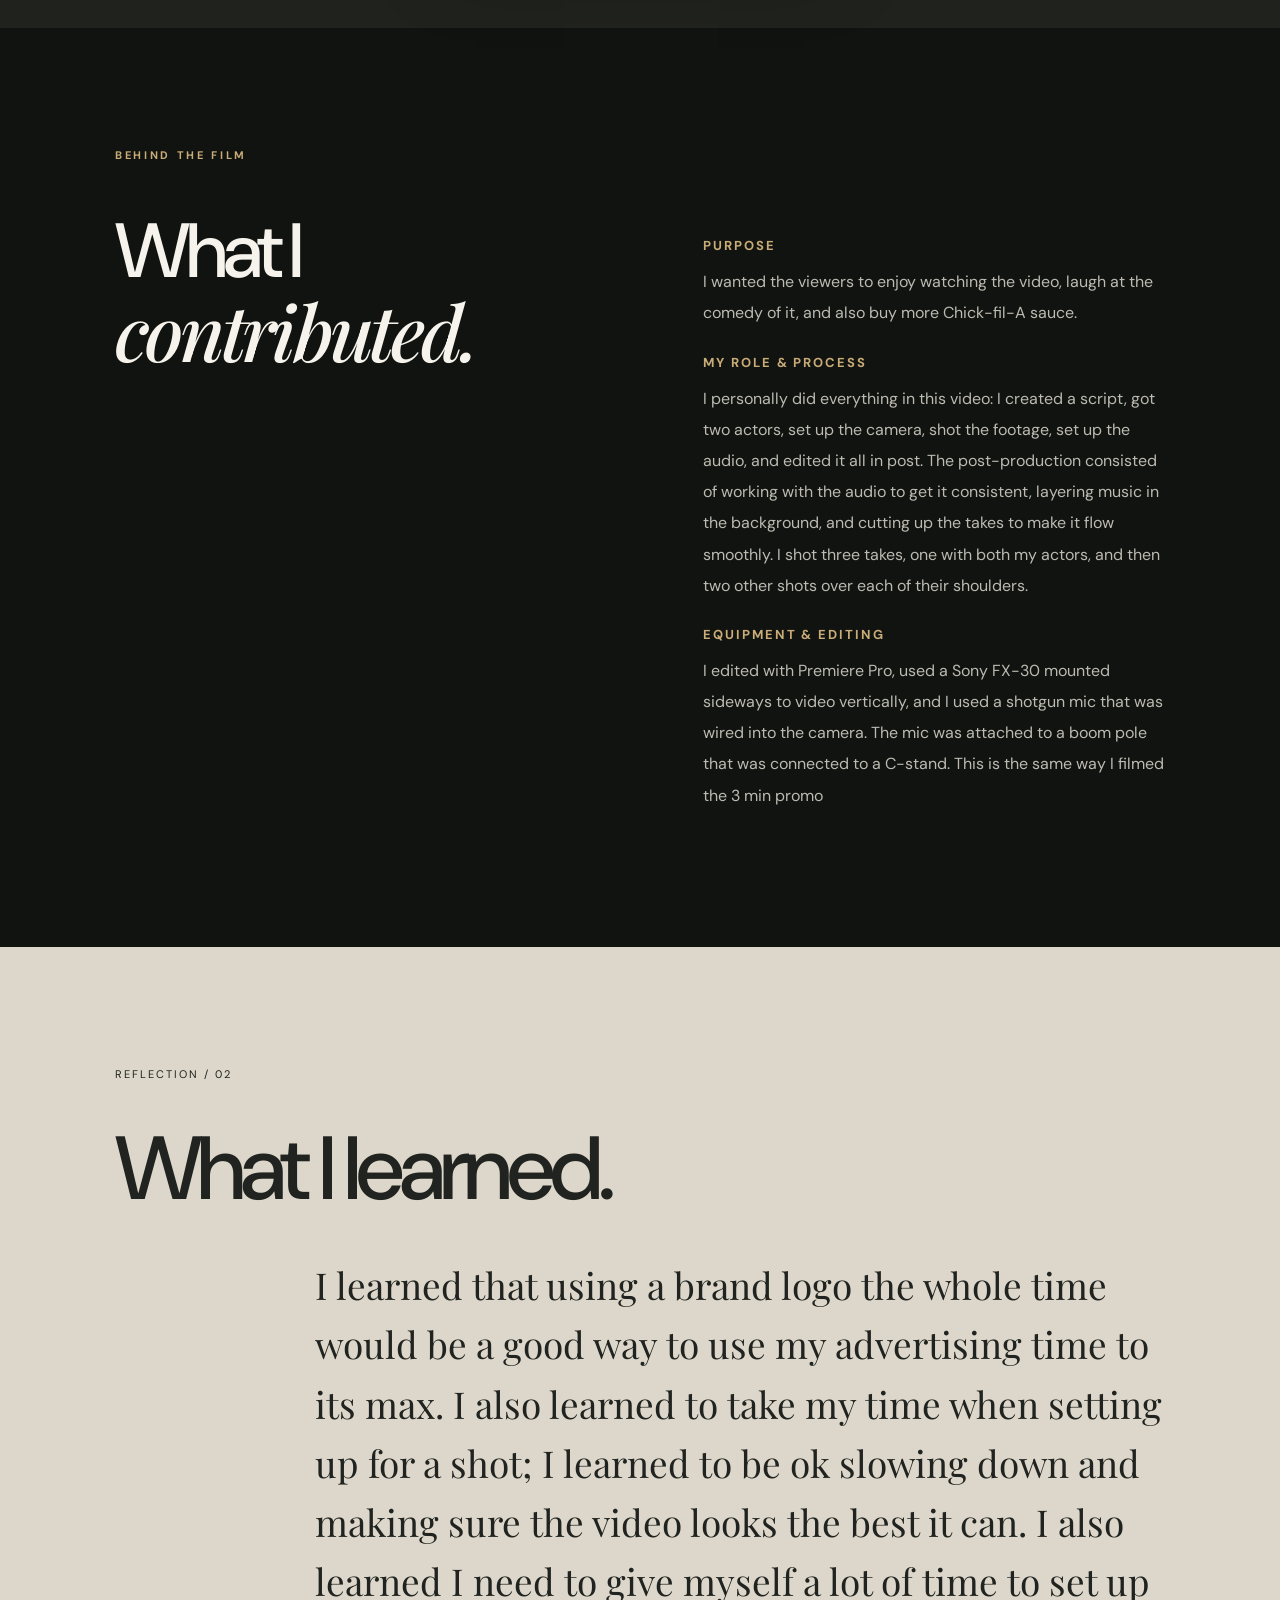
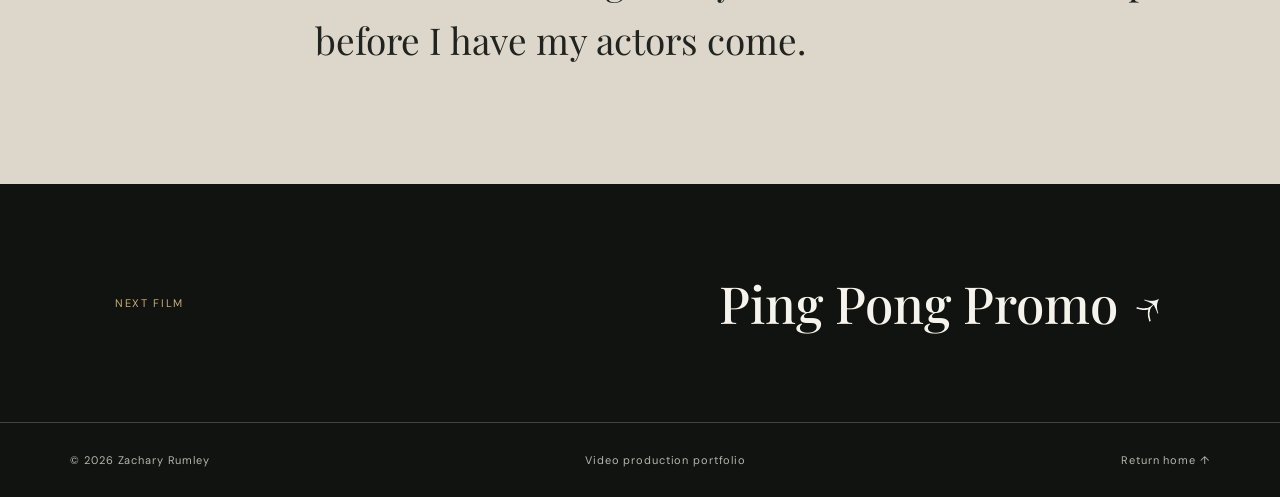
<file: project-chickfila.html>
<!DOCTYPE html>
<html lang="en"><head><meta charset="utf-8"/><meta content="width=device-width,initial-scale=1" name="viewport"/><meta content="Zachary Rumley video production portfolio" name="description"/><title>Chick-fil-A Sauce | Zachary Rumley</title><link href="styles.css" rel="stylesheet"/></head><body class="project"><header class="header"><a class="logo" href="https://zrumley11-cyber.github.io/Portfolio/">ZACHARY <span>RUMLEY</span><i>.</i></a><nav aria-label="Main navigation"><a href="https://zrumley11-cyber.github.io/Portfolio/">Home</a><a href="films.html">Films</a><a href="audio.html">Audio</a><a href="about.html">About</a><a href="https://zrumley11-cyber.github.io/Portfolio/#contact">Contact</a></nav></header><main><section class="project-intro"><a class="back" href="films.html">← ALL FILMS</a><p class="kicker">03 / SELECTED FILM</p><h1>Chick-fil-A<br/><em>Sauce</em></h1><p class="project-lead">I wanted the viewers to enjoy watching the video, laugh at the comedy of it, and also buy more Chick-fil-A sauce.</p></section><section class="project-screen vertical"><video controls="" playsinline="" poster="assets/posters/chickfila.jpg" preload="metadata" controlsList="nodownload noremoteplayback"><source src="assets/media/chickfila-web.mp4" type="video/mp4"/>Your browser does not support video.</video><p class="screen-caption">WATCH THE FINISHED FILM / SOUND ON</p></section><section class="project-notes section-wrap"><div class="section-eyebrow">BEHIND THE FILM</div><div class="notes-grid"><div><h2>What I<br/><em>contributed.</em></h2></div><div><h3>Purpose</h3><p>I wanted the viewers to enjoy watching the video, laugh at the comedy of it, and also buy more Chick-fil-A sauce.</p><h3>My role &amp; process</h3><p>I personally did everything in this video: I created a script, got two actors, set up the camera, shot the footage, set up the audio, and edited it all in post. The post-production consisted of working with the audio to get it consistent, layering music in the background, and cutting up the takes to make it flow smoothly. I shot three takes, one with both my actors, and then two other shots over each of their shoulders.</p><h3>Equipment &amp; editing</h3><p>I edited with Premiere Pro, used a Sony FX-30 mounted sideways to video vertically, and I used a shotgun mic that was wired into the camera. The mic was attached to a boom pole that was connected to a C-stand. This is the same way I filmed the 3 min promo</p></div></div></section><section class="reflection"><span>REFLECTION / 02</span><h2>What I learned.</h2><blockquote>I learned that using a brand logo the whole time would be a good way to use my advertising time to its max. I also learned to take my time when setting up for a shot; I learned to be ok slowing down and making sure the video looks the best it can. I also learned I need to give myself a lot of time to set up before I have my actors come.</blockquote></section><a class="next" href="project-pingpong.html"><span>NEXT FILM</span><strong>Ping Pong Promo ↗</strong></a></main><footer class="footer"><span>© 2026 Zachary Rumley</span><span>Video production portfolio</span><a href="https://zrumley11-cyber.github.io/Portfolio/">Return home ↑</a></footer><script defer="" src="script.js"></script></body></html>
</file>
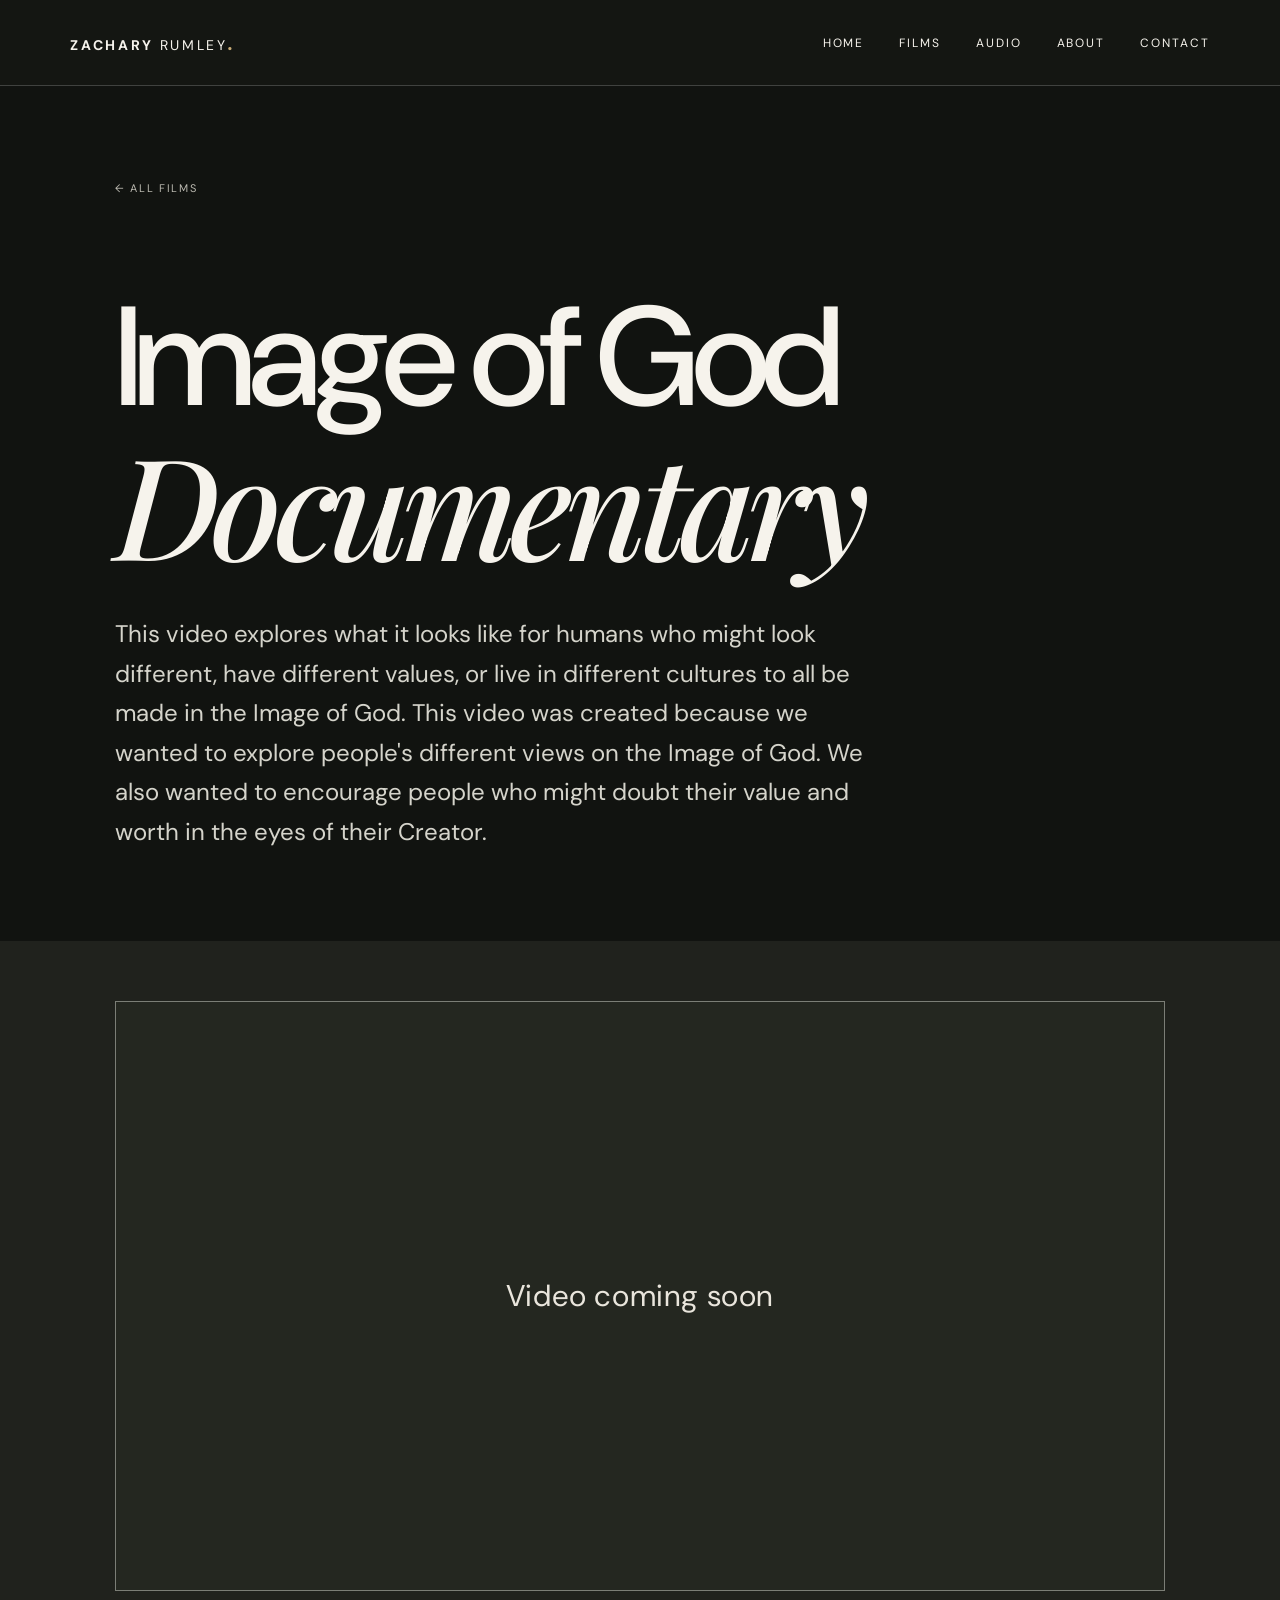
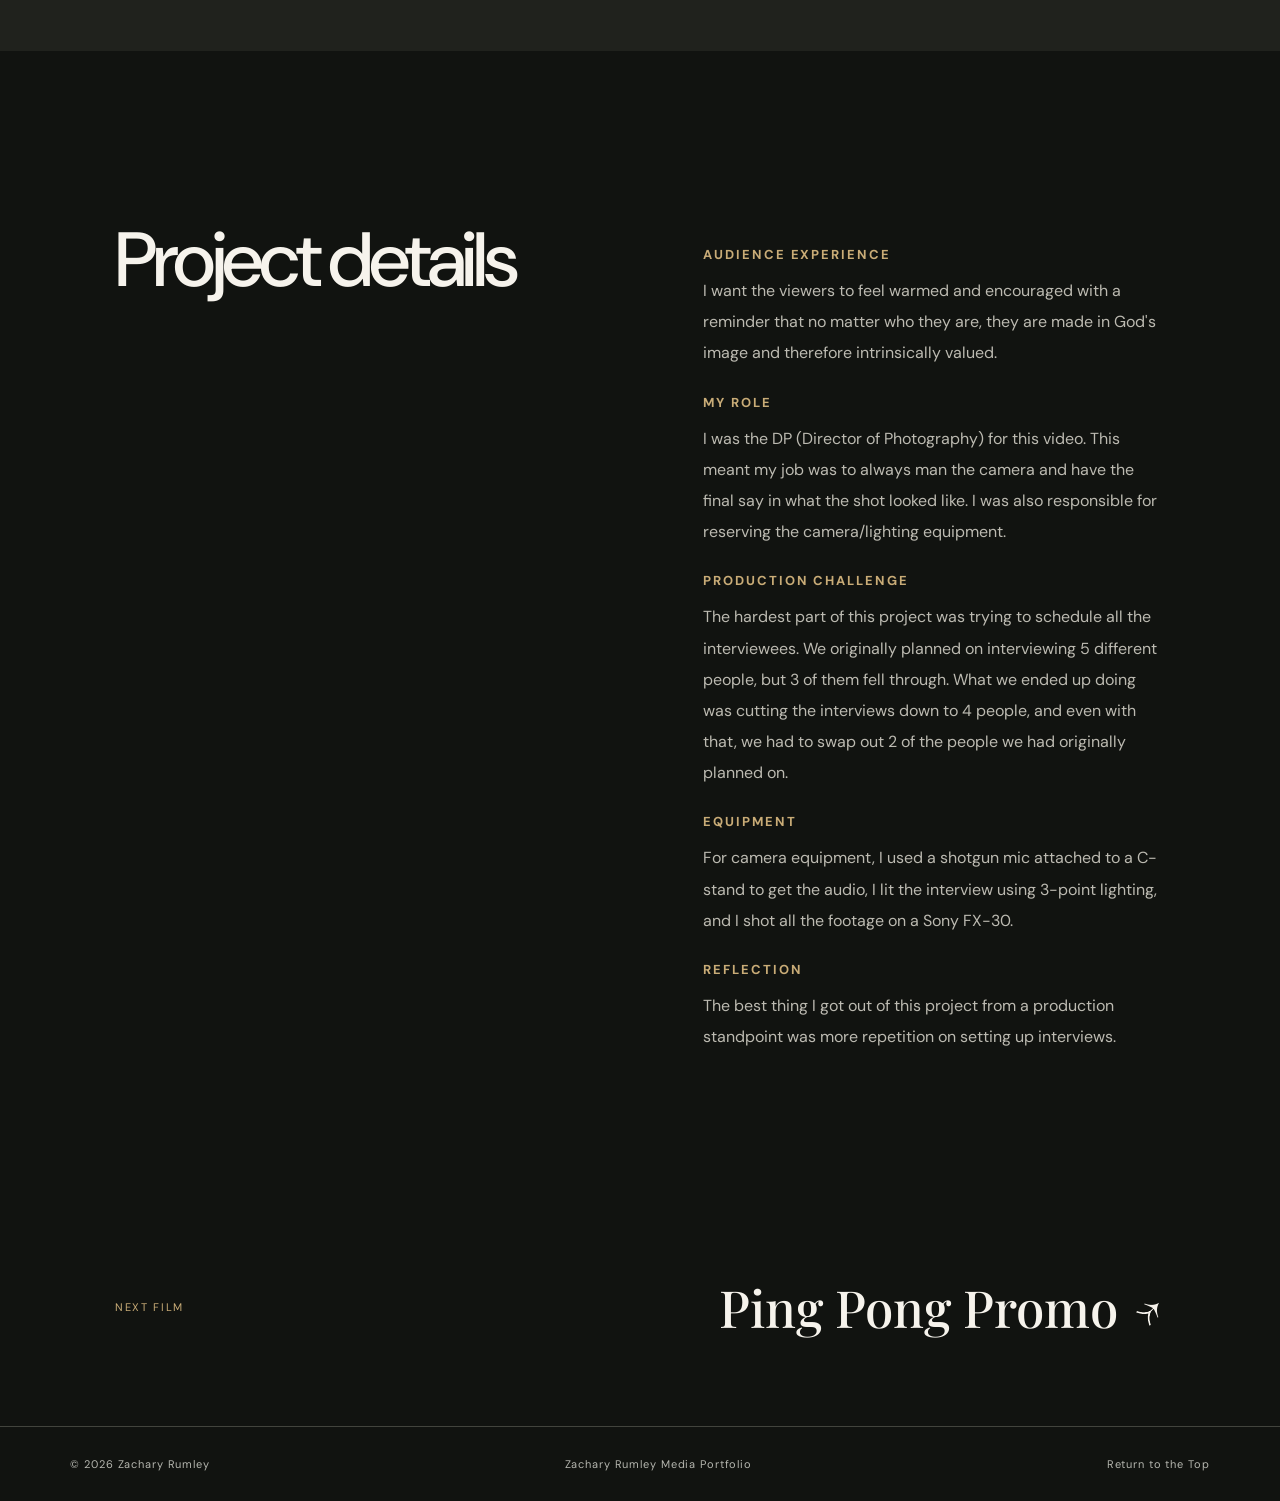
<file: project-image-of-god.html>
<!DOCTYPE html><html lang="en"><head><meta charset="utf-8"><meta name="viewport" content="width=device-width,initial-scale=1"><meta name="description" content="Image of God Documentary | Zachary Rumley"><title>Image of God Documentary | Zachary Rumley</title><link href="styles.css" rel="stylesheet"></head><body class="project" id="top"><header class="header"><a class="logo" href="https://zrumley11-cyber.github.io/Portfolio/">ZACHARY <span>RUMLEY</span><i>.</i></a><nav aria-label="Main navigation"><a href="https://zrumley11-cyber.github.io/Portfolio/">Home</a><a href="films.html">Films</a><a href="audio.html">Audio</a><a href="about.html">About</a><a href="https://zrumley11-cyber.github.io/Portfolio/#contact">Contact</a></nav></header><main><section class="project-intro"><a class="back" href="films.html">← ALL FILMS</a><h1>Image of God<br><em>Documentary</em></h1><p class="project-lead">This video explores what it looks like for humans who might look different, have different values, or live in different cultures to all be made in the Image of God. This video was created because we wanted to explore people's different views on the Image of God. We also wanted to encourage people who might doubt their value and worth in the eyes of their Creator.</p></section><section class="project-screen horizontal"><div class="documentary-placeholder" role="status">Video coming soon</div></section><section class="project-notes section-wrap"><div class="notes-grid"><div><h2>Project details</h2></div><div><h3>Audience experience</h3><p>I want the viewers to feel warmed and encouraged with a reminder that no matter who they are, they are made in God's image and therefore intrinsically valued.</p><h3>My role</h3><p>I was the DP (Director of Photography) for this video. This meant my job was to always man the camera and have the final say in what the shot looked like. I was also responsible for reserving the camera/lighting equipment.</p><h3>Production challenge</h3><p>The hardest part of this project was trying to schedule all the interviewees. We originally planned on interviewing 5 different people, but 3 of them fell through. What we ended up doing was cutting the interviews down to 4 people, and even with that, we had to swap out 2 of the people we had originally planned on.</p><h3>Equipment</h3><p>For camera equipment, I used a shotgun mic attached to a C-stand to get the audio, I lit the interview using 3-point lighting, and I shot all the footage on a Sony FX-30.</p><h3>Reflection</h3><p>The best thing I got out of this project from a production standpoint was more repetition on setting up interviews.</p></div></div></section><a class="next" href="project-pingpong.html"><span>NEXT FILM</span><strong>Ping Pong Promo ↗</strong></a></main><footer class="footer"><span>© 2026 Zachary Rumley</span><span>Zachary Rumley Media Portfolio</span><a href="#top">Return to the Top</a></footer><script defer src="script.js"></script></body></html>
</file>
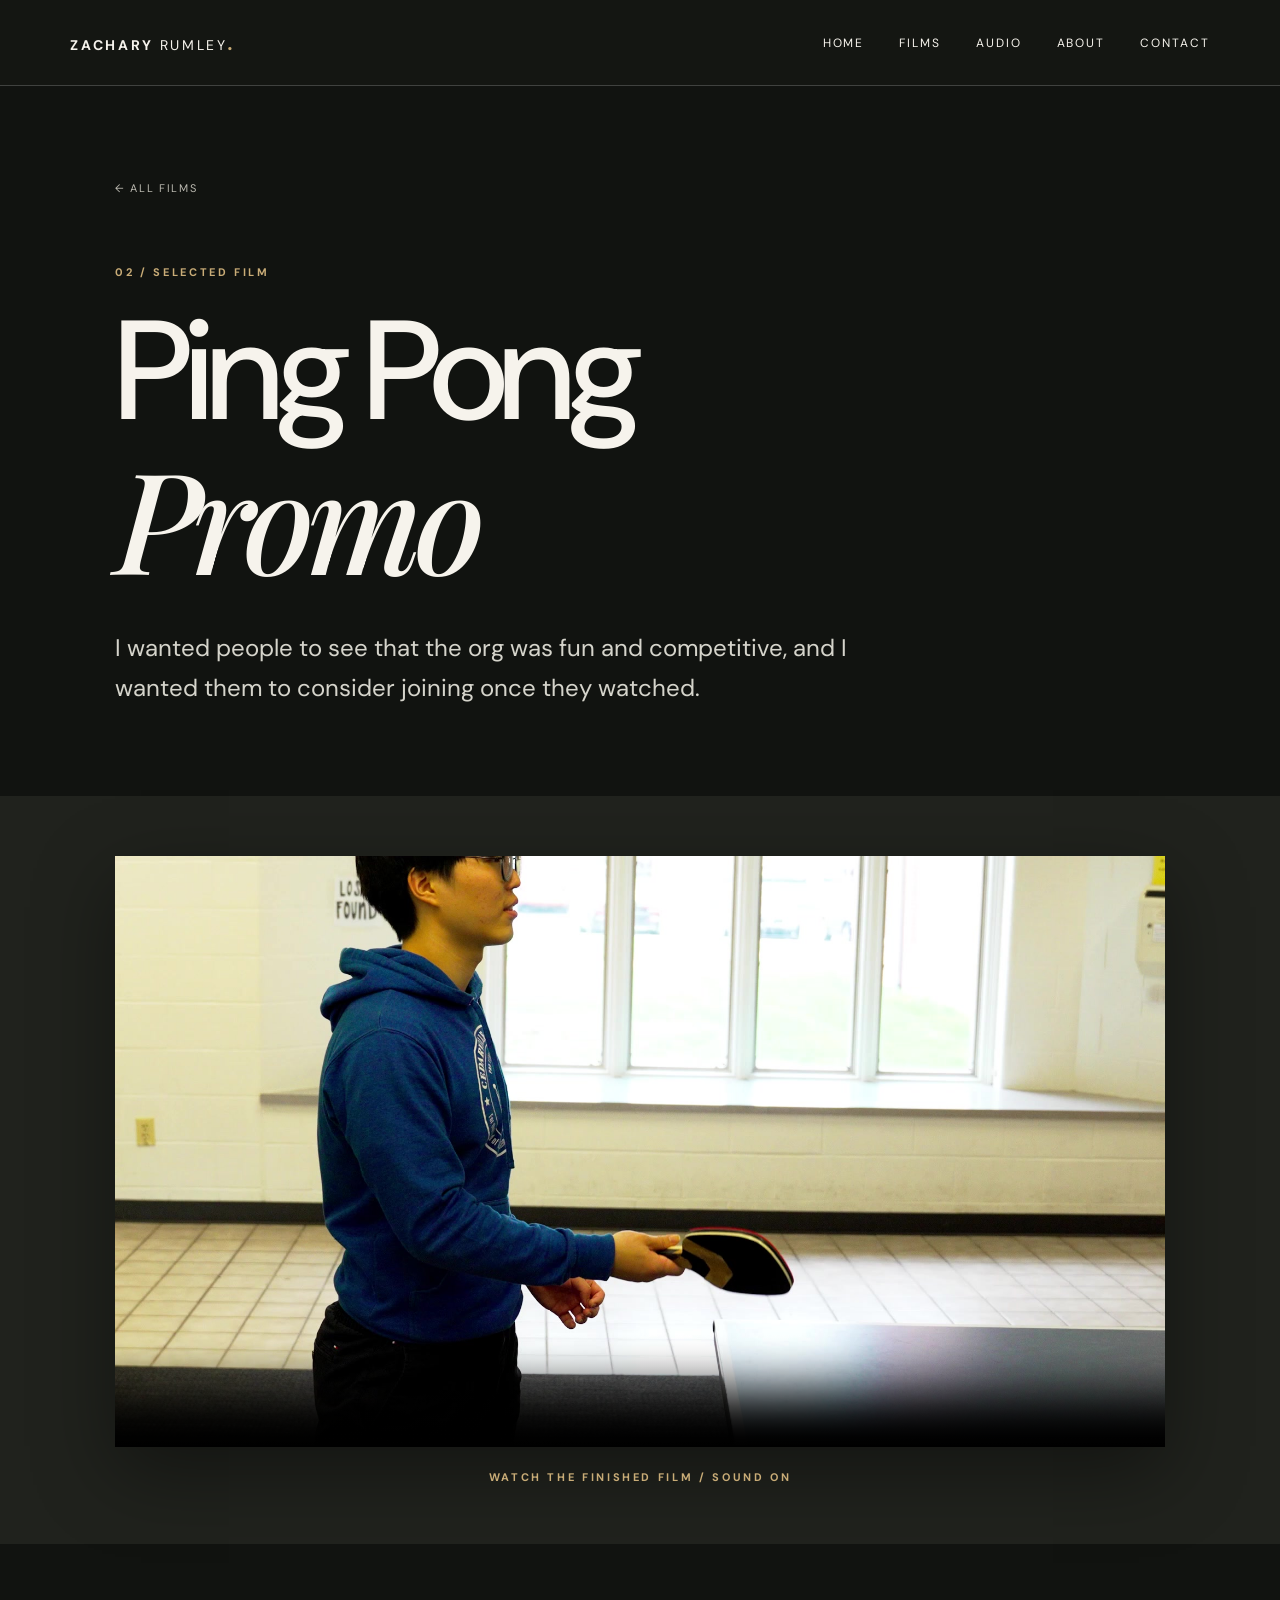
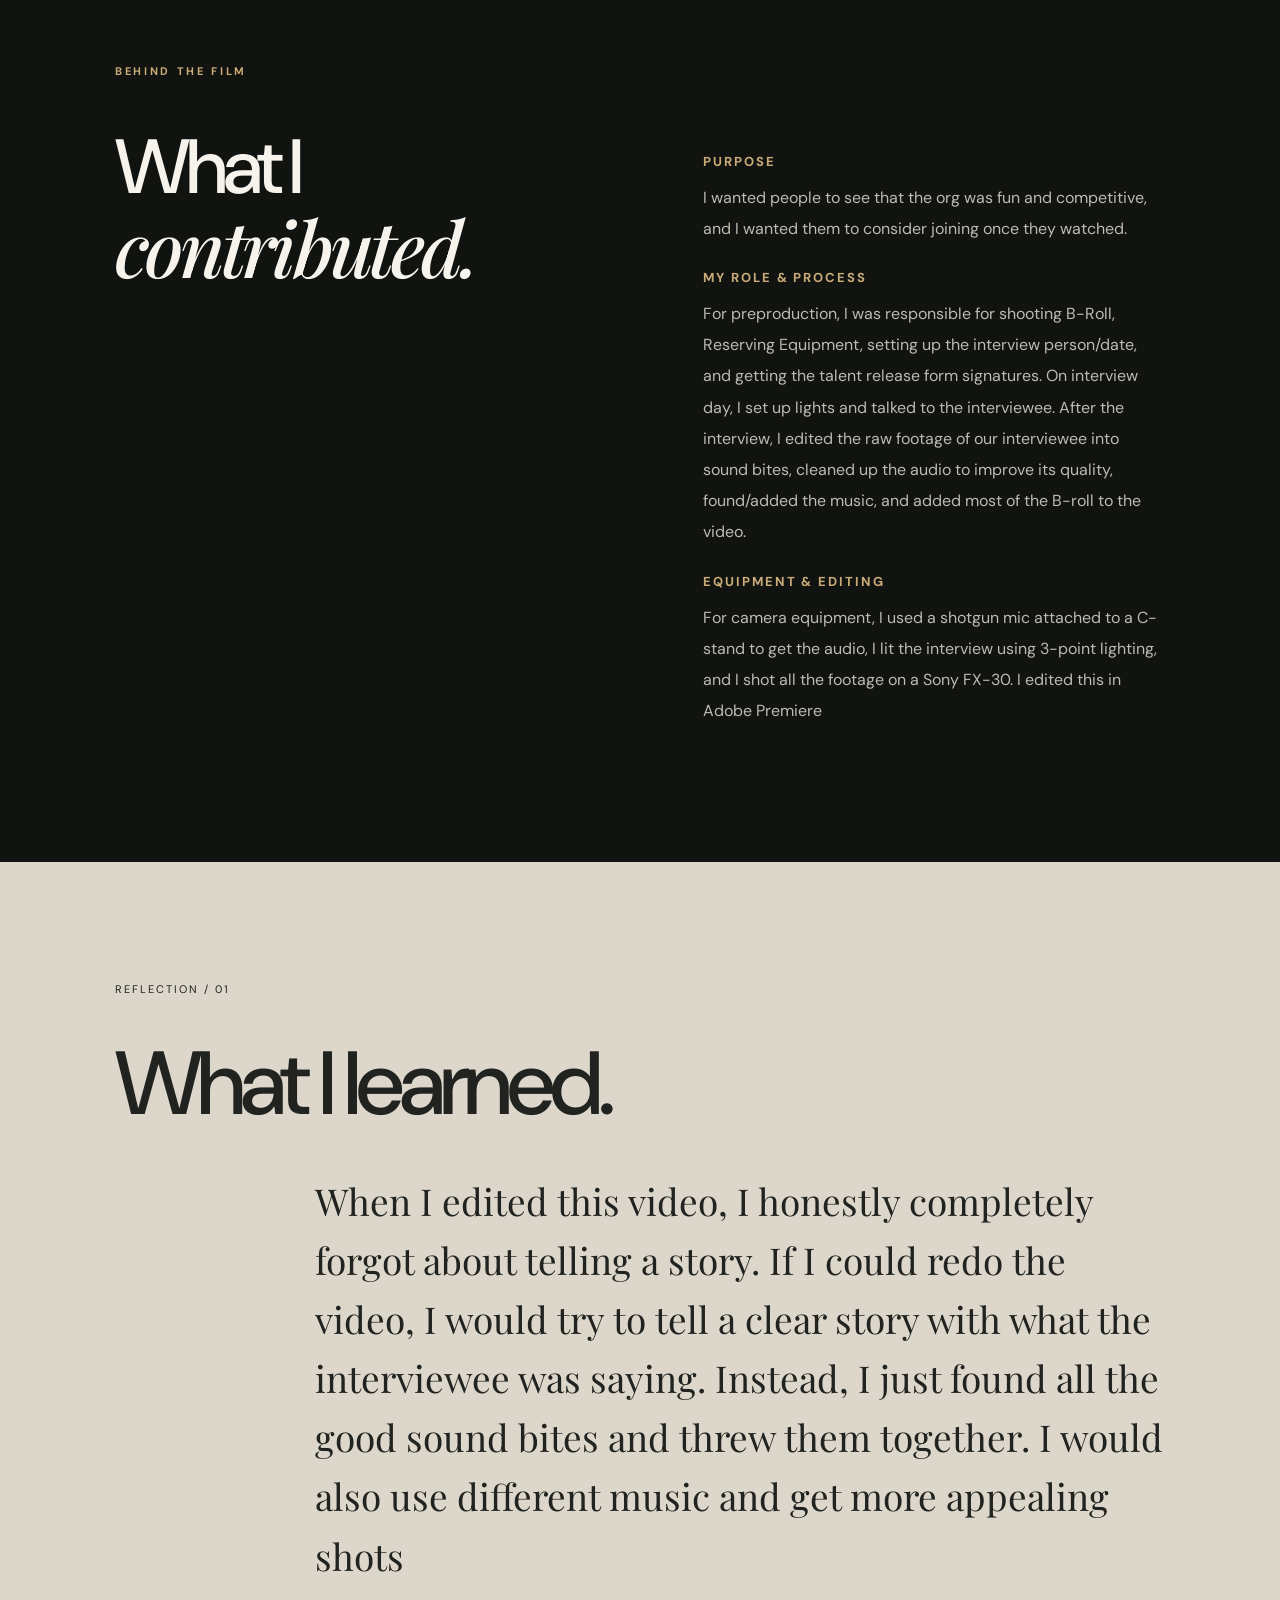
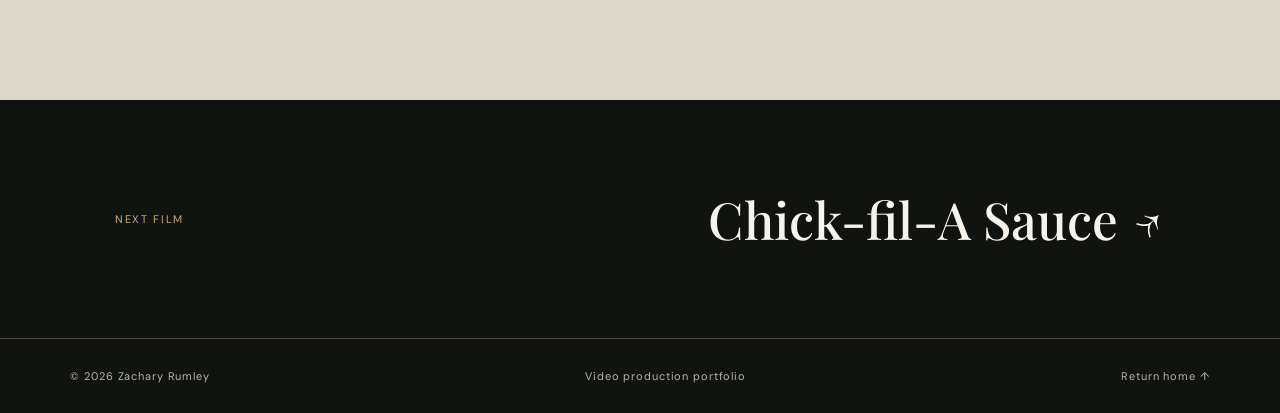
<file: project-pingpong.html>
<!DOCTYPE html>
<html lang="en"><head><meta charset="utf-8"/><meta content="width=device-width,initial-scale=1" name="viewport"/><meta content="Zachary Rumley video production portfolio" name="description"/><title>Ping Pong Promo | Zachary Rumley</title><link href="styles.css" rel="stylesheet"/></head><body class="project"><header class="header"><a class="logo" href="https://zrumley11-cyber.github.io/Portfolio/">ZACHARY <span>RUMLEY</span><i>.</i></a><nav aria-label="Main navigation"><a href="https://zrumley11-cyber.github.io/Portfolio/">Home</a><a href="films.html">Films</a><a href="audio.html">Audio</a><a href="about.html">About</a><a href="https://zrumley11-cyber.github.io/Portfolio/#contact">Contact</a></nav></header><main><section class="project-intro"><a class="back" href="films.html">← ALL FILMS</a><p class="kicker">02 / SELECTED FILM</p><h1>Ping Pong<br/><em>Promo</em></h1><p class="project-lead">I wanted people to see that the org was fun and competitive, and I wanted them to consider joining once they watched.</p></section><section class="project-screen horizontal"><video controls="" playsinline="" poster="assets/posters/pingpong.jpg" preload="metadata" controlsList="nodownload noremoteplayback"><source src="assets/media/pingpong-web.mp4" type="video/mp4"/>Your browser does not support video.</video><p class="screen-caption">WATCH THE FINISHED FILM / SOUND ON</p></section><section class="project-notes section-wrap"><div class="section-eyebrow">BEHIND THE FILM</div><div class="notes-grid"><div><h2>What I<br/><em>contributed.</em></h2></div><div><h3>Purpose</h3><p>I wanted people to see that the org was fun and competitive, and I wanted them to consider joining once they watched.</p><h3>My role &amp; process</h3><p>For preproduction, I was responsible for shooting B-Roll, Reserving Equipment, setting up the interview person/date, and getting the talent release form signatures. On interview day, I set up lights and talked to the interviewee. After the interview, I edited the raw footage of our interviewee into sound bites, cleaned up the audio to improve its quality, found/added the music, and added most of the B-roll to the video.</p><h3>Equipment &amp; editing</h3><p>For camera equipment, I used a shotgun mic attached to a C-stand to get the audio, I lit the interview using 3-point lighting, and I shot all the footage on a Sony FX-30. I edited this in Adobe Premiere</p></div></div></section><section class="reflection"><span>REFLECTION / 01</span><h2>What I learned.</h2><blockquote>When I edited this video, I honestly completely forgot about telling a story. If I could redo the video, I would try to tell a clear story with what the interviewee was saying. Instead, I just found all the good sound bites and threw them together. I would also use different music and get more appealing shots</blockquote></section><a class="next" href="project-chickfila.html"><span>NEXT FILM</span><strong>Chick-fil-A Sauce ↗</strong></a></main><footer class="footer"><span>© 2026 Zachary Rumley</span><span>Video production portfolio</span><a href="https://zrumley11-cyber.github.io/Portfolio/">Return home ↑</a></footer><script defer="" src="script.js"></script></body></html>
</file>
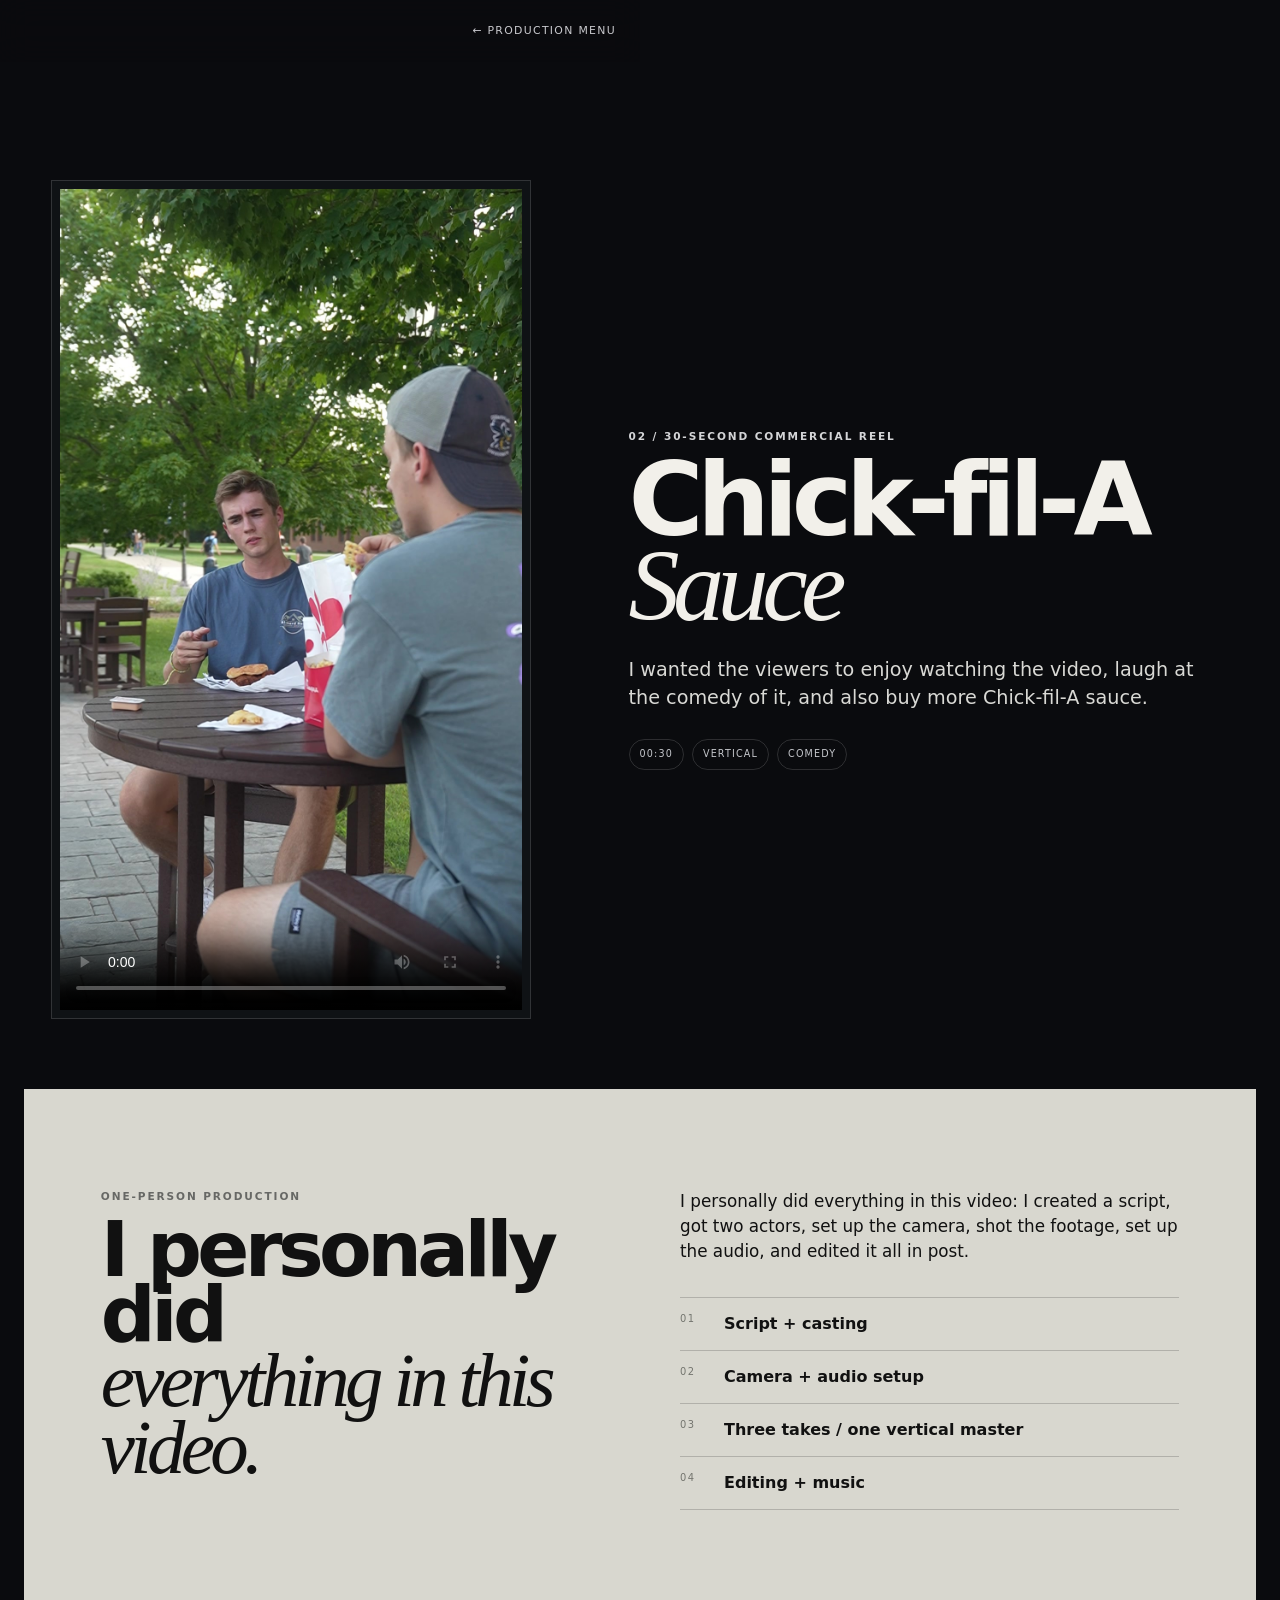
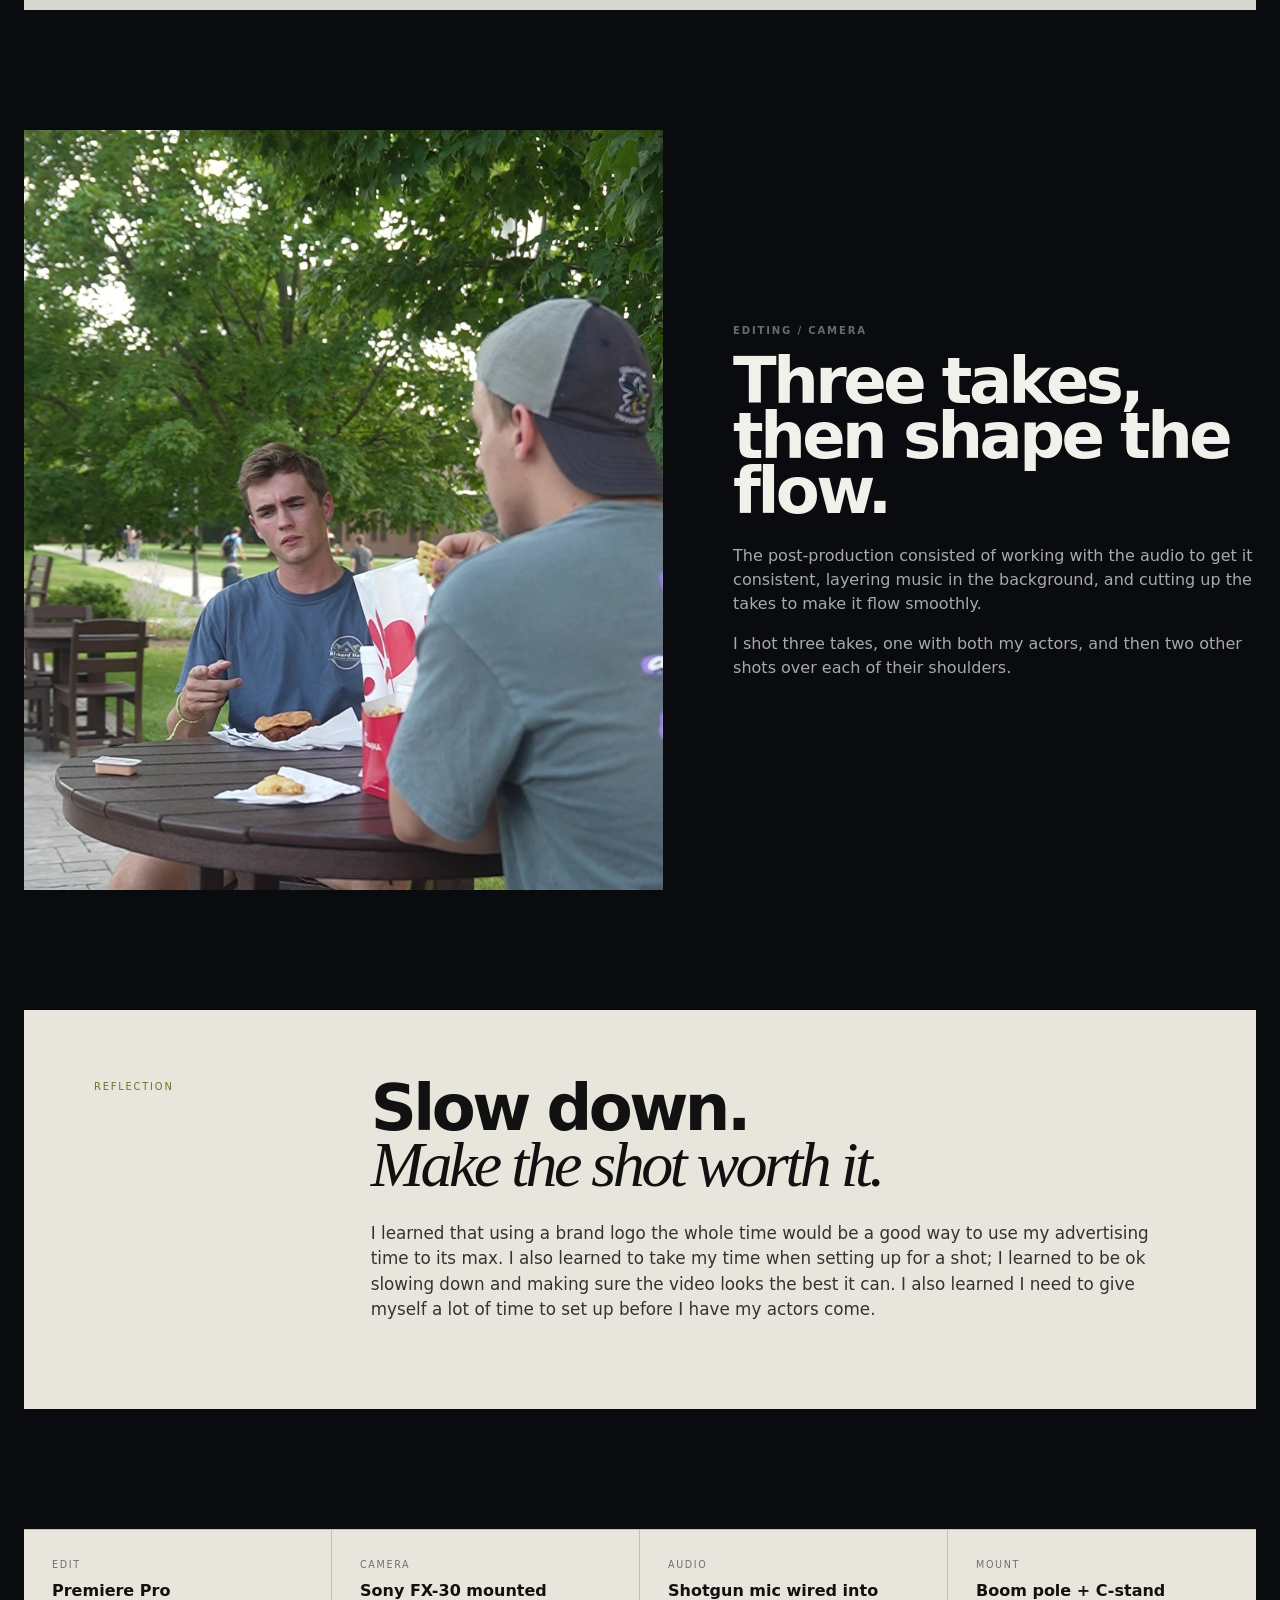
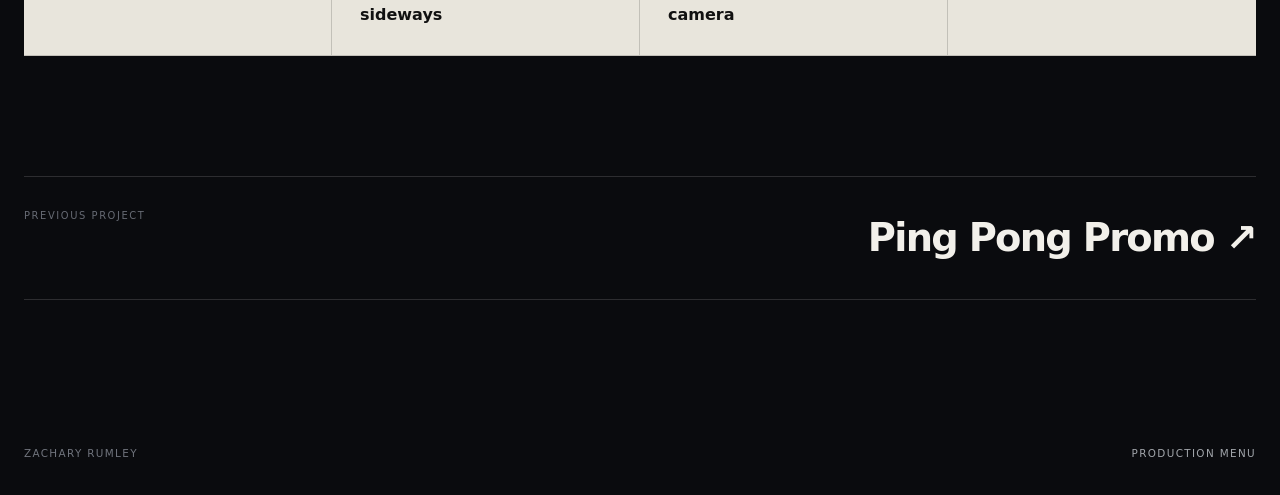
<file: zachary-rumley-portfolio/project-chickfila.html>
<!doctype html>
<html lang="en">
<head>
  <meta charset="utf-8">
  <meta name="viewport" content="width=device-width, initial-scale=1">
  <meta name="description" content="Chick-fil-A Sauce commercial — Zachary Rumley video production project.">
  <title>Chick-fil-A Sauce | Zachary Rumley</title>
  <link rel="stylesheet" href="styles.css">
</head>
<body class="project-page chickfila-project">
  <header class="topbar project-topbar">
    <a class="brand-mark" href="index.html">ZR<span>/</span>VIDEO</a>
    <a class="back-link" href="index.html">← Production menu</a>
  </header>

  <main>
    <section class="commercial-hero">
      <div class="commercial-visual">
        <video controls playsinline poster="assets/posters/chickfila.jpg" preload="metadata">
          <source src="assets/media/chickfila-web.mp4" type="video/mp4">
        </video>
      </div>
      <div class="commercial-copy">
        <p class="eyebrow">02 / 30-SECOND COMMERCIAL REEL</p>
        <h1>Chick-fil-A<br><em>Sauce</em></h1>
        <p class="lead">I wanted the viewers to enjoy watching the video, laugh at the comedy of it, and also buy more Chick-fil-A sauce.</p>
        <div class="project-tags"><span>00:30</span><span>Vertical</span><span>Comedy</span></div>
      </div>
    </section>

    <section class="production-board">
      <div class="board-title">
        <p class="eyebrow">ONE-PERSON PRODUCTION</p>
        <h2>I personally did<br><span>everything in this video.</span></h2>
      </div>
      <div class="board-copy">
        <p>I personally did everything in this video: I created a script, got two actors, set up the camera, shot the footage, set up the audio, and edited it all in post.</p>
        <div class="board-list">
          <div><span>01</span><strong>Script + casting</strong></div>
          <div><span>02</span><strong>Camera + audio setup</strong></div>
          <div><span>03</span><strong>Three takes / one vertical master</strong></div>
          <div><span>04</span><strong>Editing + music</strong></div>
        </div>
      </div>
    </section>

    <section class="take-layout">
      <div class="take-visual">
        <img src="assets/posters/chickfila.jpg" alt="Behind the commercial's outdoor Chick-fil-A scene" loading="lazy">
      </div>
      <div class="take-copy">
        <div class="section-label">EDITING / CAMERA</div>
        <h2>Three takes,<br>then shape the flow.</h2>
        <p>The post-production consisted of working with the audio to get it consistent, layering music in the background, and cutting up the takes to make it flow smoothly.</p>
        <p>I shot three takes, one with both my actors, and then two other shots over each of their shoulders.</p>
      </div>
    </section>

    <section class="reflection-panel reflection-panel-light">
      <div class="reflection-mark">REFLECTION</div>
      <div class="reflection-copy">
        <h2>Slow down.<br><span>Make the shot worth it.</span></h2>
        <p>I learned that using a brand logo the whole time would be a good way to use my advertising time to its max. I also learned to take my time when setting up for a shot; I learned to be ok slowing down and making sure the video looks the best it can. I also learned I need to give myself a lot of time to set up before I have my actors come.</p>
      </div>
    </section>

    <section class="technical-band technical-band-light">
      <div><span>EDIT</span><strong>Premiere Pro</strong></div>
      <div><span>CAMERA</span><strong>Sony FX-30 mounted sideways</strong></div>
      <div><span>AUDIO</span><strong>Shotgun mic wired into camera</strong></div>
      <div><span>MOUNT</span><strong>Boom pole + C-stand</strong></div>
    </section>

    <section class="project-next">
      <a href="project-pingpong.html" class="next-project">
        <span>Previous project</span>
        <strong>Ping Pong Promo ↗</strong>
      </a>
    </section>
  </main>

  <footer class="footer">
    <span>Zachary Rumley</span>
    <a href="index.html">Production menu</a>
  </footer>
</body>
</html>
</file>
<file: styles.css>
@import url('https://fonts.googleapis.com/css2?family=DM+Sans:wght@400;500;600;700&family=Playfair+Display:ital,wght@0,500;0,600;1,500&display=swap');
:root{--bg:#111310;--fg:#f6f3ec;--muted:#bcbab1;--gold:#c9ac77;--line:#42443d}*{box-sizing:border-box}html{scroll-behavior:smooth}body{margin:0;background:var(--bg);color:var(--fg);font-family:'DM Sans',Arial,sans-serif;-webkit-font-smoothing:antialiased}a{color:inherit;text-decoration:none}a:focus-visible,button:focus-visible{outline:3px solid var(--gold);outline-offset:5px}img{display:block;width:100%;object-fit:cover}h1,h2,h3,p{margin-top:0}h1,h2{font-weight:500;letter-spacing:-.055em;line-height:1.03}em{font-family:'Playfair Display',Georgia,serif;font-weight:500;letter-spacing:-.055em}.header{height:86px;position:absolute;z-index:10;top:0;left:0;width:100%;padding:0 5.5%;display:flex;align-items:center;justify-content:space-between;border-bottom:1px solid #ffffff30}.logo{font-size:14px;font-weight:700;letter-spacing:.19em}.logo span{font-weight:400}.logo i{color:var(--gold);font-size:20px}.header nav{display:flex;gap:35px;font-size:12px;text-transform:uppercase;letter-spacing:.16em}.header nav a:hover,.text-link:hover{color:var(--gold)}.hero{height:min(930px,100svh);min-height:610px;position:relative;overflow:hidden;background:#252822}.hero-film{position:absolute;inset:0;width:100%;height:100%;object-fit:cover;filter:saturate(.75)}.hero-shade{position:absolute;inset:0;background:linear-gradient(90deg,rgba(10,12,11,.82),rgba(10,12,11,.22) 85%),linear-gradient(0deg,rgba(8,10,9,.75),transparent 65%)}.hero-content{position:absolute;inset:0;padding:clamp(140px,22vh,240px) 9% 9%;display:flex;flex-direction:column;justify-content:center}.kicker,.section-eyebrow,.screen-caption{color:var(--gold);font-size:11px;font-weight:700;letter-spacing:.24em}.hero h1{font-size:clamp(69px,calc(10vw - 1px),165px);max-width:1100px;margin:20px 0 35px}.hero-bottom{display:flex;align-items:end;justify-content:space-between;max-width:920px;gap:25px}.hero-bottom p{max-width:480px;line-height:1.8;color:#e5e4dc;font-size:16px}.circle-link{width:58px;height:58px;border:1px solid #c8c8be88;border-radius:50%;display:grid;place-items:center;font-size:28px;transition:background .2s}.circle-link:hover{background:#ffffff2b}.hero-edge{position:absolute;right:3%;bottom:8%;writing-mode:vertical-rl;font-size:10px;letter-spacing:.2em;color:#ddd}.section-wrap{padding:120px 9%}.intro{border-bottom:1px solid var(--line)}.intro-heading{display:grid;grid-template-columns:1.2fr .8fr;gap:10%;align-items:end;margin-top:30px}.intro h2,.contact h2{font-size:clamp(50px,6.4vw,100px);margin:0}.intro p{max-width:420px;color:var(--muted);line-height:1.9;font-size:16px}.film-feature{display:grid;grid-template-columns:1.2fr .8fr;min-height:630px;border-bottom:1px solid var(--line)}.film-image{position:relative;display:block;min-height:590px;overflow:hidden;background:#242622}.film-image img{height:100%;position:absolute;inset:0;transition:transform .7s ease;filter:brightness(.8)}.film-image:hover img{transform:scale(1.04);filter:brightness(.95)}.view-label{position:absolute;bottom:30px;left:30px;border:1px solid #fff8;background:#10120dbb;padding:15px 19px;font-size:11px;letter-spacing:.15em}.film-details{padding:14% 12%;display:flex;flex-direction:column;justify-content:center}.film-details>span{font-size:11px;color:var(--gold);letter-spacing:.2em}.film-details h3{font-family:'Playfair Display',Georgia,serif;font-size:clamp(48px,5.4vw,84px);font-weight:500;line-height:1.04;margin:35px 0}.film-details p{color:var(--muted);line-height:1.85;max-width:420px}.text-link{border-bottom:1px solid var(--gold);padding:15px 0;margin-top:30px;max-width:210px;font-size:11px;letter-spacing:.16em;display:flex;justify-content:space-between}.film-feature-tall{grid-template-columns:.8fr 1.2fr;background:#1c1e19}.film-feature-tall .film-image img{object-position:center 35%}.about{display:grid;grid-template-columns:45% 55%;background:#e7e3d9;color:#1b211e}.about-photo{min-height:860px;overflow:hidden}.about-photo img{height:100%;object-position:center center}.about-content{padding:12% 12% 12% 10%}.about h2{font-size:clamp(60px,6.5vw,105px);margin:25px 0 50px}.about h3{font-size:12px;letter-spacing:.16em;text-transform:uppercase;margin:30px 0 12px}.about p:not(.section-eyebrow){font-size:15px;line-height:1.9;color:#3d433d;max-width:640px}.about-divider{height:1px;background:#b6b4a9;margin:30px 0}.contact{min-height:580px}.contact h2{margin:28px 0 55px}.contact-links{display:flex;flex-wrap:wrap;gap:24px 45px}.contact-links a{font-size:15px;border-bottom:1px solid var(--gold);padding-bottom:10px}.footer{padding:30px 5.5%;border-top:1px solid var(--line);display:flex;gap:20px;justify-content:space-between;color:#b5b6af;font-size:11px;letter-spacing:.08em}.project .header{position:relative;background:#141612}.project-intro{padding:90px 9% 65px}.back{display:inline-block;margin-bottom:70px;color:var(--muted);font-size:11px;letter-spacing:.15em}.project-intro h1{font-size:clamp(76px,11vw,168px);margin:20px 0 28px}.project-lead{font-size:clamp(17px,2vw,24px);line-height:1.65;max-width:750px;color:#d5d4cb}.project-screen{padding:60px 9%;background:#20221d;text-align:center}.project-screen video{display:block;max-width:100%;max-height:78vh;margin:auto;background:black;box-shadow:0 25px 75px #0006}.project-screen.horizontal video{width:100%;aspect-ratio:16/9}.project-screen.vertical video{height:75vh;aspect-ratio:9/16}.screen-caption{margin:23px 0 0}.notes-grid{display:grid;grid-template-columns:1fr 1fr;gap:12%;margin-top:50px}.notes-grid h2{font-size:clamp(50px,6vw,90px)}.notes-grid h3{font-size:13px;text-transform:uppercase;letter-spacing:.15em;color:var(--gold);margin:25px 0 12px}.notes-grid p{line-height:1.95;color:var(--muted);font-size:16px}.reflection{padding:115px 9%;background:#dcd7ca;color:#20231f}.reflection>span{font-size:11px;letter-spacing:.18em}.reflection h2{font-size:clamp(50px,7vw,100px);margin:40px 0}.reflection blockquote{margin:0 0 0 auto;max-width:850px;font-family:'Playfair Display',Georgia,serif;font-size:clamp(22px,3vw,37px);line-height:1.6}.next{display:flex;align-items:center;justify-content:space-between;padding:85px 9%;gap:20px}.next span{color:var(--gold);letter-spacing:.15em;font-size:11px}.next strong{font-family:'Playfair Display',Georgia,serif;font-size:clamp(30px,4vw,58px);font-weight:500}@media(max-width:850px){.header{height:72px;padding:0 5%}.header nav{gap:14px;font-size:10px}.logo{font-size:11px}.hero-content{padding:130px 7% 10%}.hero h1{font-size:clamp(57px,calc(13vw - 1px),99px)}.hero-bottom p{font-size:14px}.intro-heading,.film-feature,.film-feature-tall,.about,.notes-grid{grid-template-columns:1fr}.section-wrap{padding:80px 7%}.film-feature-tall .film-details{order:2}.film-feature-tall .film-image{order:1}.film-image{min-height:400px}.film-details{padding:65px 7%}.about-photo{height:580px;min-height:0}.about-content{padding:65px 7%}.project-intro{padding:60px 7%}.project-screen{padding:35px 5%}.reflection{padding:75px 7%}.next{padding:70px 7%}}@media(max-width:480px){.hero{min-height:660px}.hero-bottom{align-items:start}.hero-edge{display:none}.circle-link{flex-shrink:0}.header nav{gap:11px}.contact-links{flex-direction:column}.footer{flex-wrap:wrap}.about-photo{height:460px}.film-image{min-height:330px}}@media(prefers-reduced-motion:reduce){html{scroll-behavior:auto}*,*::before,*::after{transition:none!important;animation:none!important}}

/* Dedicated Films gallery */
.films-intro{padding:125px 9% 95px;background:#181b17}.films-intro h1{font-size:clamp(65px,9vw,140px);margin:20px 0 32px}.films-intro>p:last-child{max-width:690px;line-height:1.9;color:var(--muted)}.films-gallery{border-top:1px solid var(--line)}.film-gallery-item{display:grid;grid-template-columns:40% 60%;min-height:660px;border-bottom:1px solid var(--line)}.film-gallery-item.alternate{background:#1c1e19}.film-gallery-copy{padding:105px 10% 75px 18%;display:flex;flex-direction:column;justify-content:center}.film-gallery-copy h2{font-size:clamp(48px,5.2vw,82px);margin:25px 0}.film-gallery-copy>p{color:var(--muted);line-height:1.9;max-width:390px}.film-gallery-media{padding:55px 7%;background:#232620;display:flex;align-items:center;justify-content:center;flex-direction:column}.film-gallery-media video{width:100%;max-height:550px;aspect-ratio:16/9;object-fit:contain;background:#000;box-shadow:0 20px 60px #0008}.film-gallery-media.vertical-media video{height:540px;width:auto;max-width:100%;aspect-ratio:9/16}.film-gallery-media p{font-size:11px;letter-spacing:.17em;color:var(--gold);margin:22px 0 0}.films-end{padding:85px 9%;text-align:center}.films-end a{display:inline-block;border-bottom:1px solid var(--gold);padding:12px 0;font-size:12px;letter-spacing:.12em}.header nav a[aria-current="page"]{color:var(--gold)}@media(max-width:850px){.films-intro{padding:95px 7% 65px}.film-gallery-item{grid-template-columns:1fr}.film-gallery-copy{padding:65px 7% 45px}.film-gallery-media{padding:40px 7%}.film-gallery-media.vertical-media video{height:460px}}

/* Three-second homepage film reel */
.hero-reel{position:absolute;inset:0;overflow:hidden;background:#101010;pointer-events:none}
.hero-reel .reel-clip{position:absolute;inset:0;width:100%;height:100%;object-fit:cover;opacity:0;visibility:hidden;transition:opacity .55s ease,visibility .55s ease}
.hero-reel .reel-clip.is-active{opacity:1;visibility:visible}
@media(prefers-reduced-motion:reduce){.hero-reel .reel-clip{transition:none}}

.reel-montage{display:block;opacity:1;visibility:visible}

/* Headline kerning: keep the italic words from touching. */
.hero h1 em{letter-spacing:-.025em;font-kerning:normal;}

/* Audio Story Mix: cinematic listening page */
.audio-page {background:#111215;color:#f4f0e9;}
.audio-main {min-height:80vh;}
.audio-stage {min-height:72vh;display:flex;align-items:center;justify-content:center;padding:140px 6vw 85px;background:radial-gradient(ellipse at 75% 35%,#34333b 0%,#1c1c22 43%,#101114 83%);}
.audio-stage-inner {width:min(100%,1050px);}
.audio-category {letter-spacing:.24em;font-size:.78rem;text-transform:uppercase;color:#bcb7b2;margin-bottom:1.6rem;}
.audio-stage h1 {font-size:clamp(3.5rem,9vw,8.5rem);line-height:1.05;letter-spacing:-.035em;margin:0 0 3rem;color:#fff;}
.audio-stage h1 em {font-weight:400;}
.audio-player-shell {padding:clamp(20px,4vw,44px);background:rgba(255,255,255,.07);border:1px solid rgba(255,255,255,.2);border-radius:4px;}
.audio-player-shell audio {display:block;width:100%;height:54px;}
.audio-visual {display:flex;align-items:center;justify-content:center;gap:clamp(4px,1vw,13px);height:135px;margin-bottom:28px;overflow:hidden;}
.audio-visual span {display:block;flex:1;max-width:16px;min-width:3px;background:#d7b59b;border-radius:2px;opacity:.85;}
.audio-visual span:nth-child(6n+1){height:18%}.audio-visual span:nth-child(6n+2){height:46%}.audio-visual span:nth-child(6n+3){height:74%}.audio-visual span:nth-child(6n+4){height:31%}.audio-visual span:nth-child(6n+5){height:91%}.audio-visual span:nth-child(6n){height:58%}
.audio-notes {max-width:1080px;margin:0 auto;padding:75px 6vw 120px;}
.audio-note {display:grid;grid-template-columns:minmax(170px,1fr) minmax(0,2fr);gap:35px;padding:34px 0;border-top:1px solid rgba(255,255,255,.2);}
.audio-note h2 {font-size:clamp(1.1rem,2vw,1.5rem);font-weight:500;margin:0;color:#dfc2ad;}
.audio-note p {font-size:clamp(1rem,1.5vw,1.2rem);line-height:1.8;margin:0;max-width:68ch;color:#f0ede9;}
@media(max-width:700px){.audio-stage{padding:135px 6vw 60px;min-height:65vh}.audio-stage h1{margin-bottom:2rem}.audio-note{grid-template-columns:1fr;gap:10px}.audio-notes{padding-top:45px}.audio-visual{height:90px}}

/* Film page category matches the audio page label */
.films-intro .audio-category { margin: 0 0 1rem; }

/* About gateway and documentary pending video */
.about-gateway{background:#e7e3d9;color:#1b211e;display:flex;align-items:center;justify-content:space-between;gap:35px;flex-wrap:wrap}
.about-gateway h2{font-size:clamp(42px,6vw,88px);margin:0}
.about-gateway .text-link{color:#1b211e;min-width:175px}
.documentary-placeholder{width:100%;min-height:300px;aspect-ratio:16/9;border:1px solid #7b7e76;background:#242720;color:#e9e5dc;display:grid;place-items:center;font-size:clamp(18px,2.5vw,30px);letter-spacing:.02em;text-align:center;padding:24px}
.project-screen .documentary-placeholder{max-width:1100px;margin:auto}
@media(max-width:700px){.about-gateway{align-items:flex-start;flex-direction:column}.documentary-placeholder{min-height:220px}}
</file>
<file: zachary-rumley-portfolio/styles.css>
:root {
  --bg: #0a0b0e;
  --panel: #111319;
  --panel-2: #161920;
  --text: #f2f0ea;
  --muted: #a7a9ae;
  --faint: #666a73;
  --line: rgba(255,255,255,.14);
  --accent: #e9ef5c;
  --max: 1440px;
  --serif: Georgia, "Times New Roman", serif;
  --sans: Inter, ui-sans-serif, system-ui, -apple-system, BlinkMacSystemFont, "Segoe UI", sans-serif;
}

* { box-sizing: border-box; }
html { scroll-behavior: smooth; }
body {
  margin: 0;
  background: var(--bg);
  color: var(--text);
  font-family: var(--sans);
  line-height: 1.5;
}
a { color: inherit; text-decoration: none; }
button, a { -webkit-tap-highlight-color: transparent; }
button { font: inherit; }
img, video { display: block; max-width: 100%; }

.site-shell, .project-page main, .project-page footer, .project-page .topbar { width: min(100%, var(--max)); margin-inline: auto; }
.topbar {
  position: fixed;
  z-index: 30;
  left: 50%;
  transform: translateX(-50%);
  top: 0;
  padding: 20px 24px;
  display: flex;
  align-items: center;
  justify-content: space-between;
  mix-blend-mode: normal;
  width: min(100%, var(--max));
}
.brand-mark { font-weight: 800; letter-spacing: .08em; font-size: .9rem; }
.brand-mark span { color: var(--accent); padding: 0 .18rem; }
.topbar-actions { display: flex; gap: 20px; font-size: .72rem; text-transform: uppercase; letter-spacing: .12em; }
.topbar-actions a { opacity: .72; transition: opacity .25s ease; }
.topbar-actions a:hover { opacity: 1; }

.hero-menu { min-height: 100vh; }
.stage {
  min-height: 100vh;
  position: relative;
  overflow: hidden;
  background: #0d1116;
  border-bottom: 1px solid var(--line);
}
.stage-media, .stage-vignette, .stage-photo, .stage-video { position: absolute; inset: 0; width: 100%; height: 100%; }
.stage-video, .stage-photo { object-fit: cover; opacity: 0; transform: scale(1.035); transition: opacity .65s ease, transform 1.2s ease; }
.stage-video.is-active, .stage-photo.is-active { opacity: 1; transform: scale(1); }
.stage-photo { object-position: center 25%; filter: saturate(.8) contrast(.98); }
.stage-vignette { background: linear-gradient(90deg, rgba(8,10,13,.9) 0%, rgba(8,10,13,.42) 45%, rgba(8,10,13,.2) 70%, rgba(8,10,13,.55) 100%), linear-gradient(0deg, rgba(8,10,13,.84) 0%, rgba(8,10,13,0) 48%); pointer-events: none; }
.stage-copy { position: absolute; z-index: 6; left: clamp(24px, 6vw, 90px); top: 28%; width: min(690px, 48vw); }
.eyebrow { margin: 0 0 12px; color: #d4d5d7; text-transform: uppercase; letter-spacing: .18em; font-size: .66rem; font-weight: 700; }
h1, h2, h3, p { margin-top: 0; }
.stage-copy h1 { font-size: clamp(4rem, 8.5vw, 8.6rem); line-height: .86; letter-spacing: -.065em; margin-bottom: 30px; font-weight: 800; }
h1 em, h2 span, .stage-copy em { font-family: var(--serif); font-style: italic; font-weight: 400; }
.stage-summary { font-size: clamp(1rem, 1.6vw, 1.22rem); max-width: 600px; color: #e2e2df; }
.stage-meta { display: flex; gap: 18px; margin-top: 28px; color: #c7c9ce; font-size: .68rem; text-transform: uppercase; letter-spacing: .14em; }
.stage-cta-row { position: absolute; z-index: 8; left: clamp(24px, 6vw, 90px); bottom: 76px; display: flex; gap: 14px; align-items: center; }
.primary-action, .quiet-action { border: 1px solid rgba(255,255,255,.18); padding: 13px 17px; border-radius: 999px; text-transform: uppercase; letter-spacing: .12em; font-size: .65rem; }
.primary-action { background: var(--text); color: #121418; border-color: var(--text); }
.quiet-action { color: var(--text); background: rgba(0,0,0,.18); backdrop-filter: blur(14px); cursor: pointer; }
.primary-action span { color: #676b10; margin-left: 4px; }
.menu-rail { position: absolute; z-index: 10; top: 50%; right: 4.5%; transform: translateY(-50%); width: min(340px, 32vw); display: grid; gap: 10px; }
.menu-item { text-align: left; background: rgba(8,9,12,.34); color: #fff; border: 1px solid rgba(255,255,255,.14); padding: 18px 20px; border-radius: 15px; backdrop-filter: blur(18px); cursor: pointer; transition: .35s ease; }
.menu-item:hover, .menu-item.is-active { transform: translateX(-10px); background: rgba(8,9,12,.62); border-color: rgba(255,255,255,.34); }
.menu-item.is-active { box-shadow: 0 0 0 1px rgba(233,239,92,.25) inset; }
.menu-number { color: var(--accent); font-size: .65rem; letter-spacing: .14em; display: block; margin-bottom: 6px; }
.menu-title { display: block; font-size: 1rem; font-weight: 700; }
.menu-sub { display: block; color: #bec0c5; font-size: .72rem; margin-top: 5px; }
.scroll-cue { position: absolute; z-index: 9; right: 4.5%; bottom: 42px; color: rgba(255,255,255,.6); font-size: .62rem; text-transform: uppercase; letter-spacing: .16em; }

.section-grid, .work-list, .skills-section, .contact-section { padding: 120px clamp(24px, 6vw, 90px); }
.section-grid { display: grid; grid-template-columns: 1.05fr 1.5fr; gap: clamp(36px, 7vw, 110px); align-items: center; border-bottom: 1px solid var(--line); }
.section-label { color: var(--faint); text-transform: uppercase; font-size: .63rem; letter-spacing: .18em; font-weight: 700; }
.story-photo-wrap { max-width: 480px; position: relative; }
.story-photo-wrap::after { content: ""; position: absolute; inset: 12px -12px -12px 12px; border: 1px solid rgba(233,239,92,.35); z-index: -1; }
.story-photo { width: 100%; aspect-ratio: 1 / 1; object-fit: cover; filter: saturate(.82); }
.story-copy h2, .section-head h2, .skills-section h2 { font-size: clamp(3rem, 6vw, 6.8rem); line-height: .9; letter-spacing: -.05em; margin: 18px 0 30px; }
.quote-stack { display: grid; grid-template-columns: 1.15fr 1fr; gap: 40px; }
blockquote { margin: 0; font-size: clamp(1.35rem, 2.1vw, 2rem); line-height: 1.25; }
.quote-stack > p { color: var(--muted); max-width: 560px; }

.work-list { border-bottom: 1px solid var(--line); }
.section-head { display: flex; justify-content: space-between; gap: 50px; align-items: end; margin-bottom: 60px; }
.section-note { max-width: 390px; color: var(--muted); font-size: .95rem; }
.work-row { display: grid; grid-template-columns: 70px minmax(220px, 38%) 1fr 40px; align-items: center; gap: 30px; padding: 26px 0; border-top: 1px solid var(--line); transition: padding .3s ease; }
.work-row:hover { padding-left: 14px; padding-right: 14px; background: linear-gradient(90deg, rgba(255,255,255,.025), transparent); }
.work-index { font-size: .64rem; letter-spacing: .16em; color: var(--faint); }
.work-thumb { position: relative; overflow: hidden; background: #202228; }
.work-thumb.landscape { aspect-ratio: 16/9; }
.work-thumb.vertical { aspect-ratio: 9/12; width: 180px; justify-self: start; }
.work-thumb img { width: 100%; height: 100%; object-fit: cover; transition: transform .65s ease; }
.work-row:hover .work-thumb img { transform: scale(1.035); }
.thumb-play { position: absolute; left: 14px; bottom: 14px; background: rgba(9,10,12,.72); border: 1px solid rgba(255,255,255,.18); padding: 7px 9px; border-radius: 999px; font-size: .57rem; letter-spacing: .16em; }
.work-info h3 { font-size: clamp(1.8rem, 3vw, 3rem); margin: 0 0 10px; letter-spacing: -.04em; }
.work-info p:not(.eyebrow) { max-width: 600px; color: var(--muted); margin-bottom: 0; }
.row-arrow { font-size: 1.4rem; color: #bfc2c7; }

.skills-section { display: grid; grid-template-columns: 1fr 2fr; gap: 60px; border-bottom: 1px solid var(--line); }
.skill-grid { grid-column: 2; display: grid; grid-template-columns: repeat(3, 1fr); gap: 20px; }
.skill-block { padding-top: 18px; border-top: 1px solid var(--line); }
.skill-number { color: var(--accent); font-size: .62rem; letter-spacing: .16em; }
.skill-block h3 { font-size: 1.05rem; margin-bottom: 8px; }
.skill-block p:last-child { color: var(--muted); font-size: .87rem; }

.contact-section { display: grid; grid-template-columns: 1fr 1fr; gap: 60px; align-items: end; }
.contact-panel h2 { font-size: clamp(3rem, 6vw, 6.7rem); line-height: .9; letter-spacing: -.055em; margin: 18px 0 30px; }
.contact-panel p { color: var(--muted); margin-bottom: 6px; }
.contact-panel a { color: var(--text); text-decoration: underline; text-decoration-color: rgba(233,239,92,.45); text-underline-offset: 4px; }
.contact-side { justify-self: end; text-align: right; font-size: clamp(1.8rem, 4vw, 5.5rem); font-weight: 800; line-height: .83; letter-spacing: -.08em; color: rgba(255,255,255,.12); }
.contact-side span { color: rgba(233,239,92,.5); font-size: .28em; letter-spacing: .12em; }
.footer { display: flex; gap: 20px; justify-content: space-between; padding: 26px 24px 34px; color: #70747d; font-size: .65rem; text-transform: uppercase; letter-spacing: .13em; }
.footer a { color: #a1a5aa; }

/* Project pages */
.project-topbar { position: sticky; top: 0; background: rgba(10,11,14,.8); backdrop-filter: blur(16px); z-index: 20; }
.back-link { color: #c8c9cd; font-size: .68rem; letter-spacing: .12em; text-transform: uppercase; }
.project-hero, .commercial-hero { min-height: 100vh; padding: 118px 24px 70px; display: grid; align-items: center; gap: 70px; }
.project-hero { grid-template-columns: 1.55fr .85fr; }
.project-hero-media { background: #0e1014; border: 1px solid var(--line); }
.project-hero-media video { width: 100%; aspect-ratio: 16/9; object-fit: cover; }
.project-hero-copy h1, .commercial-copy h1 { font-size: clamp(4rem, 8vw, 8rem); line-height: .83; letter-spacing: -.065em; margin: 12px 0 28px; }
.lead { font-size: clamp(1rem, 1.5vw, 1.22rem); color: #d9d9d5; max-width: 600px; }
.project-tags { display: flex; gap: 8px; flex-wrap: wrap; margin-top: 26px; }
.project-tags span { border: 1px solid var(--line); padding: 7px 10px; border-radius: 999px; color: #c3c5ca; text-transform: uppercase; font-size: .6rem; letter-spacing: .12em; }
.project-story { padding: 120px 24px; display: grid; grid-template-columns: .5fr 1.5fr; gap: 40px; border-top: 1px solid var(--line); }
.project-side-label { font-size: .62rem; letter-spacing: .18em; color: var(--faint); text-transform: uppercase; }
.detail-block h2 { font-size: clamp(2.7rem, 5vw, 5.6rem); line-height: .9; letter-spacing: -.05em; margin: 10px 0 40px; }
.detail-block h3 { font-size: 1rem; margin-bottom: 10px; }
.detail-block p { color: var(--muted); max-width: 620px; }
.detail-columns { display: grid; grid-template-columns: repeat(3, 1fr); gap: 30px; }
.reflection-panel { margin: 0 24px 120px; padding: 70px; border: 1px solid var(--line); display: grid; grid-template-columns: .45fr 1.55fr; gap: 40px; background: #0f1218; }
.reflection-mark { color: var(--accent); font-size: .62rem; letter-spacing: .18em; text-transform: uppercase; }
.reflection-copy h2 { font-size: clamp(2.8rem, 5vw, 6rem); line-height: .88; letter-spacing: -.055em; margin-bottom: 28px; }
.reflection-copy p { color: #d0d1d4; max-width: 850px; font-size: 1.05rem; }
.technical-band { display: grid; grid-template-columns: repeat(4, 1fr); border-top: 1px solid var(--line); border-bottom: 1px solid var(--line); margin: 0 24px 120px; }
.technical-band > div { padding: 28px; border-right: 1px solid var(--line); }
.technical-band > div:last-child { border-right: 0; }
.technical-band span { display: block; color: var(--faint); font-size: .6rem; letter-spacing: .17em; text-transform: uppercase; margin-bottom: 7px; }
.technical-band strong { font-size: 1rem; }
.project-next { padding: 0 24px 120px; }
.next-project { display: flex; justify-content: space-between; gap: 20px; padding: 32px 0; border-top: 1px solid var(--line); border-bottom: 1px solid var(--line); }
.next-project span { color: var(--faint); text-transform: uppercase; font-size: .62rem; letter-spacing: .16em; }
.next-project strong { font-size: clamp(1.8rem, 3vw, 3.4rem); letter-spacing: -.045em; }

.commercial-hero { grid-template-columns: .92fr 1.08fr; }
.commercial-visual { width: min(480px, 100%); justify-self: center; background: #0f1215; border: 1px solid var(--line); padding: 8px; }
.commercial-visual video { width: 100%; aspect-ratio: 9/16; object-fit: cover; background: #0b0d10; }
.commercial-copy { padding-right: 4vw; }
.production-board { margin: 0 24px; padding: 100px 6vw; background: #d8d7cf; color: #111; display: grid; grid-template-columns: 1fr 1fr; gap: 80px; }
.production-board .eyebrow { color: #676865; }
.board-title h2 { font-size: clamp(3.4rem, 6vw, 7rem); line-height: .85; letter-spacing: -.06em; margin-bottom: 0; }
.board-list { margin-top: 32px; border-top: 1px solid rgba(0,0,0,.18); }
.board-list div { display: grid; grid-template-columns: 44px 1fr; padding: 14px 0; border-bottom: 1px solid rgba(0,0,0,.18); }
.board-list span { color: #74756f; font-size: .62rem; letter-spacing: .14em; }
.board-copy > p { max-width: 620px; font-size: 1.05rem; }
.take-layout { padding: 120px 24px; display: grid; grid-template-columns: 1.1fr .9fr; gap: 70px; align-items: center; }
.take-visual img { width: 100%; max-height: 760px; object-fit: cover; object-position: center 20%; }
.take-copy { max-width: 600px; }
.take-copy h2 { font-size: clamp(3rem, 5vw, 5.8rem); line-height: .86; letter-spacing: -.055em; margin: 15px 0 25px; }
.take-copy p { color: var(--muted); max-width: 560px; }
.reflection-panel-light { background: #e8e5dc; color: #111; border: 0; }
.reflection-panel-light .reflection-mark { color: #71732b; }
.reflection-panel-light .reflection-copy p { color: #333; }
.technical-band-light { color: #111; background: #e8e5dc; border-color: rgba(0,0,0,.16); }
.technical-band-light > div { border-color: rgba(0,0,0,.16); }
.technical-band-light span { color: #71716a; }

@media (max-width: 980px) {
  .topbar-actions { display: none; }
  .menu-rail { right: 24px; width: min(310px, 42vw); }
  .stage-copy { width: min(700px, 62vw); }
  .section-grid, .skills-section, .contact-section, .project-hero, .commercial-hero, .project-story, .production-board, .take-layout { grid-template-columns: 1fr; }
  .skill-grid { grid-column: 1; }
  .quote-stack, .detail-columns { grid-template-columns: 1fr; }
  .contact-side { justify-self: start; text-align: left; }
  .work-row { grid-template-columns: 50px 42% 1fr; }
  .row-arrow { display: none; }
  .commercial-visual { justify-self: start; width: min(460px, 90%); }
}

@media (max-width: 680px) {
  .topbar { padding: 16px 18px; }
  .stage-copy { top: 17%; left: 18px; width: calc(100% - 36px); }
  .stage-copy h1 { font-size: clamp(3.5rem, 18vw, 6rem); }
  .stage-summary { max-width: 500px; }
  .stage-meta { flex-wrap: wrap; gap: 9px 14px; }
  .stage-cta-row { left: 18px; bottom: 128px; }
  .menu-rail { right: 18px; left: 18px; bottom: 18px; top: auto; transform: none; width: auto; grid-template-columns: repeat(3, 1fr); }
  .menu-item { padding: 12px 10px; border-radius: 12px; }
  .menu-title { font-size: .72rem; line-height: 1.15; }
  .menu-sub { display: none; }
  .menu-number { margin-bottom: 4px; }
  .scroll-cue { display: none; }
  .section-grid, .work-list, .skills-section, .contact-section { padding: 76px 18px; }
  .story-photo-wrap { max-width: 420px; }
  .section-head { display: block; }
  .section-note { margin-top: 20px; }
  .work-row { grid-template-columns: 30px 1fr; gap: 16px; }
  .work-thumb { grid-column: 2; }
  .work-info { grid-column: 2; }
  .work-row-vertical .work-thumb.vertical { width: 160px; }
  .skills-section .skill-grid { grid-template-columns: 1fr; }
  .contact-panel h2 { font-size: clamp(3rem, 15vw, 5rem); }
  .project-hero, .commercial-hero { padding: 94px 18px 55px; gap: 42px; }
  .project-story, .take-layout { padding: 76px 18px; }
  .reflection-panel { margin: 0 18px 76px; padding: 34px 24px; grid-template-columns: 1fr; }
  .technical-band { grid-template-columns: 1fr 1fr; margin: 0 18px 76px; }
  .technical-band > div { border-right: 1px solid var(--line); border-bottom: 1px solid var(--line); }
  .technical-band > div:nth-child(2n) { border-right: 0; }
  .technical-band > div:nth-last-child(-n+2) { border-bottom: 0; }
  .production-board { margin: 0 18px; padding: 62px 24px; }
  .commercial-visual { width: 100%; }
  .project-next { padding: 0 18px 76px; }
  .next-project { display: block; }
  .next-project strong { display: block; margin-top: 12px; }
  .footer { padding-inline: 18px; flex-wrap: wrap; }
}

@media (prefers-reduced-motion: reduce) {
  html { scroll-behavior: auto; }
  *, *::before, *::after { transition-duration: .001ms !important; animation-duration: .001ms !important; }
}
</file>
